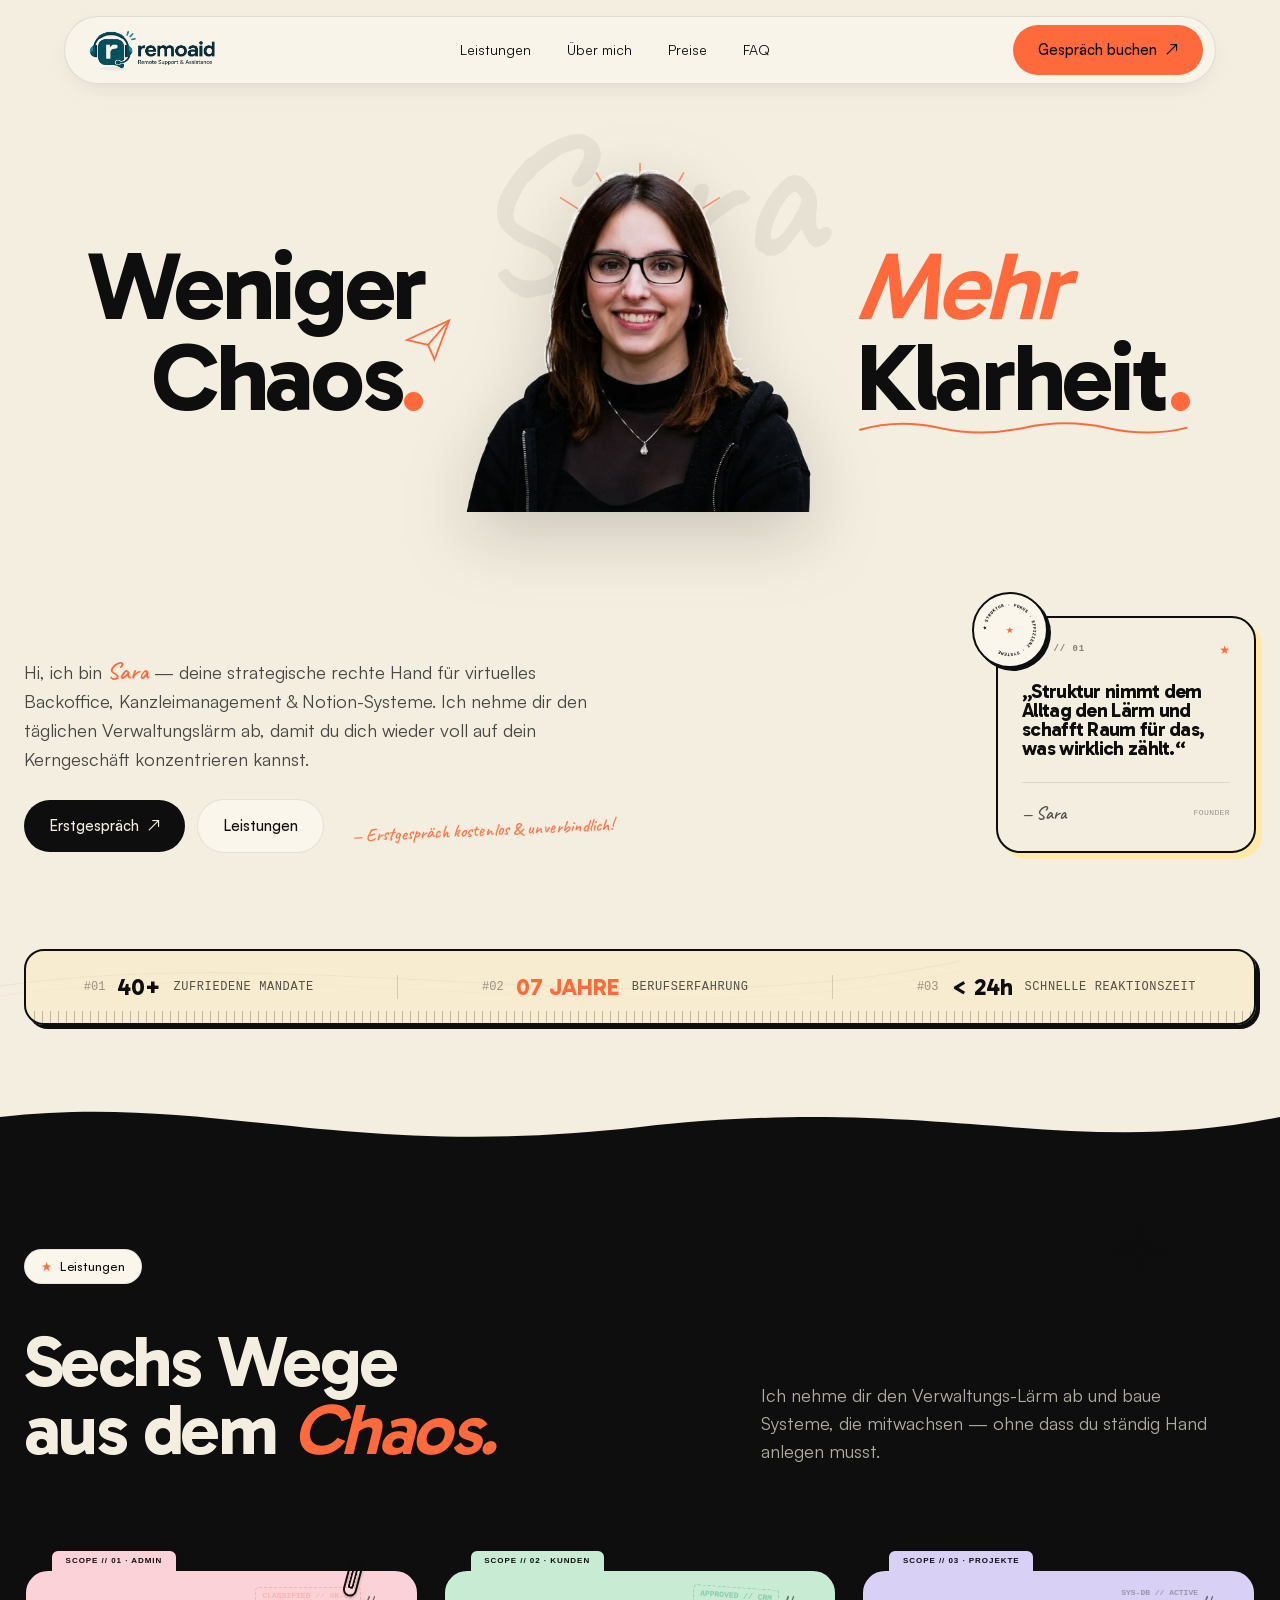
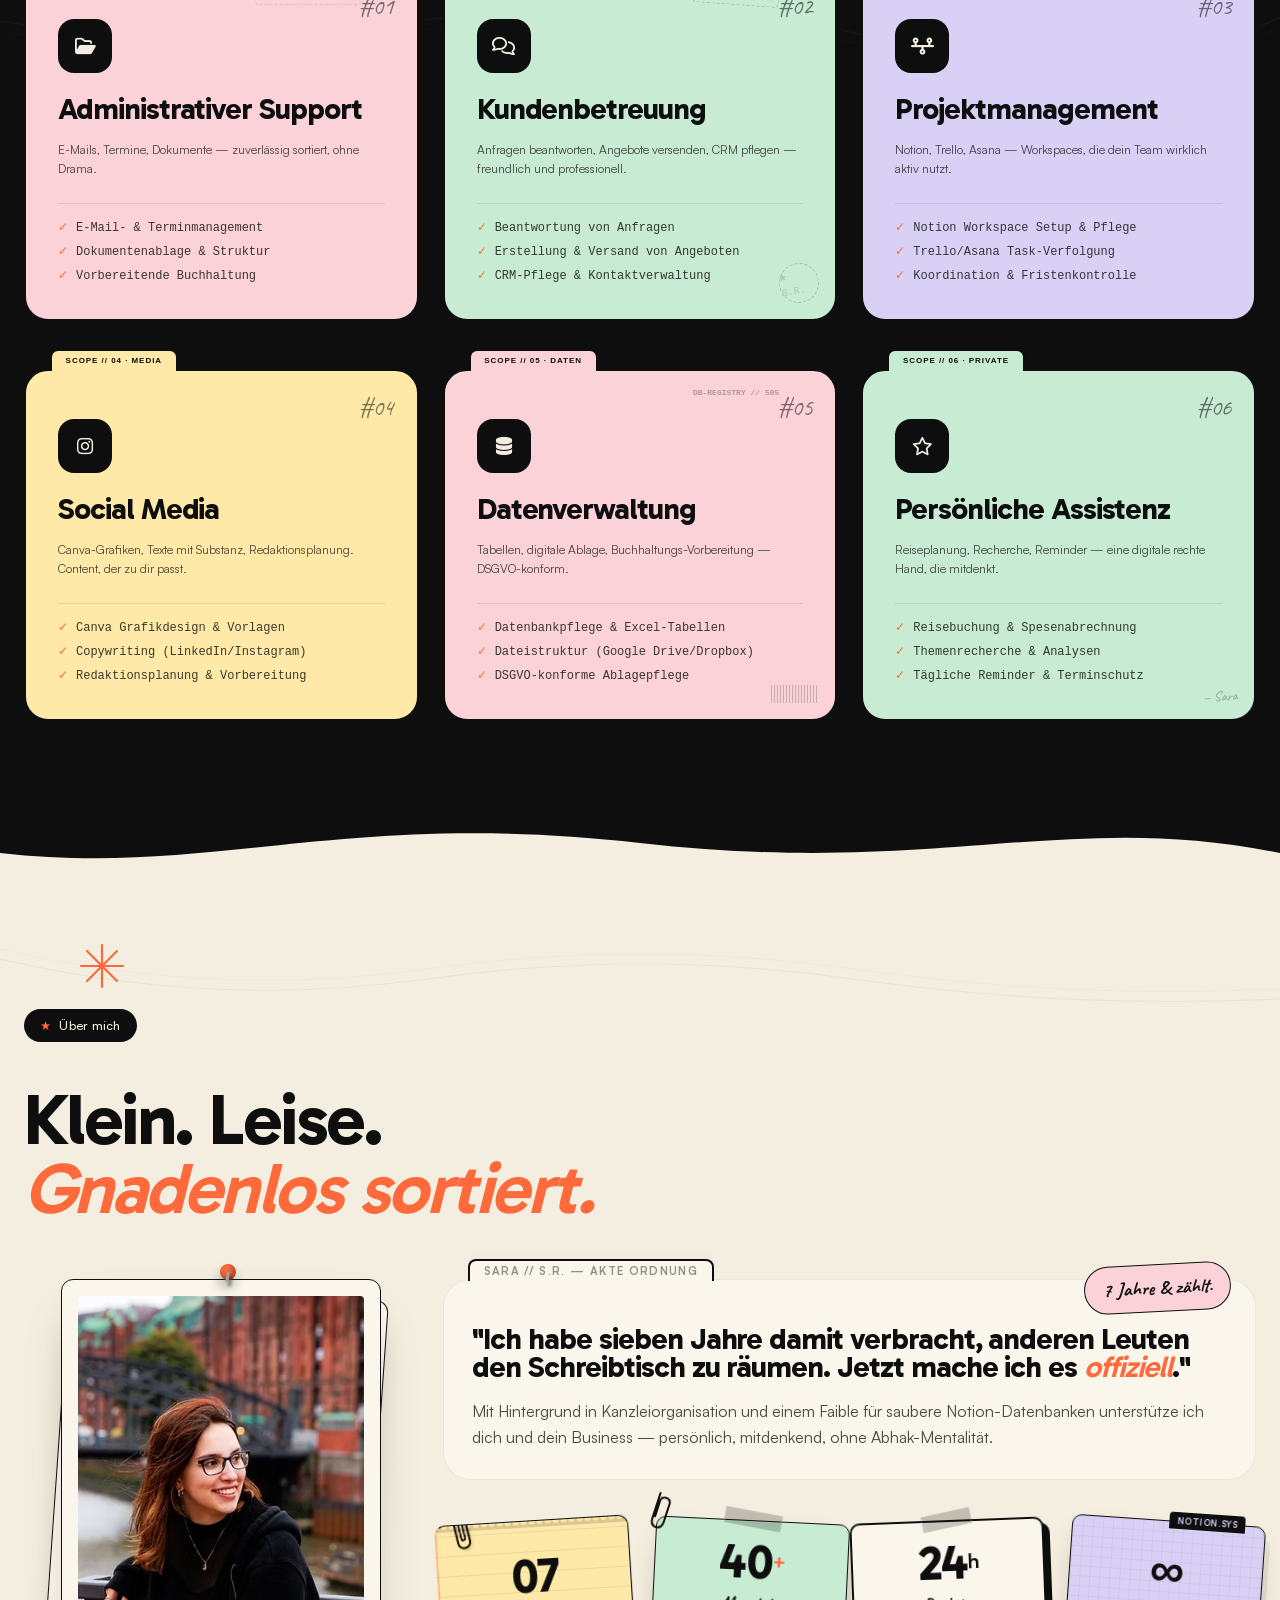
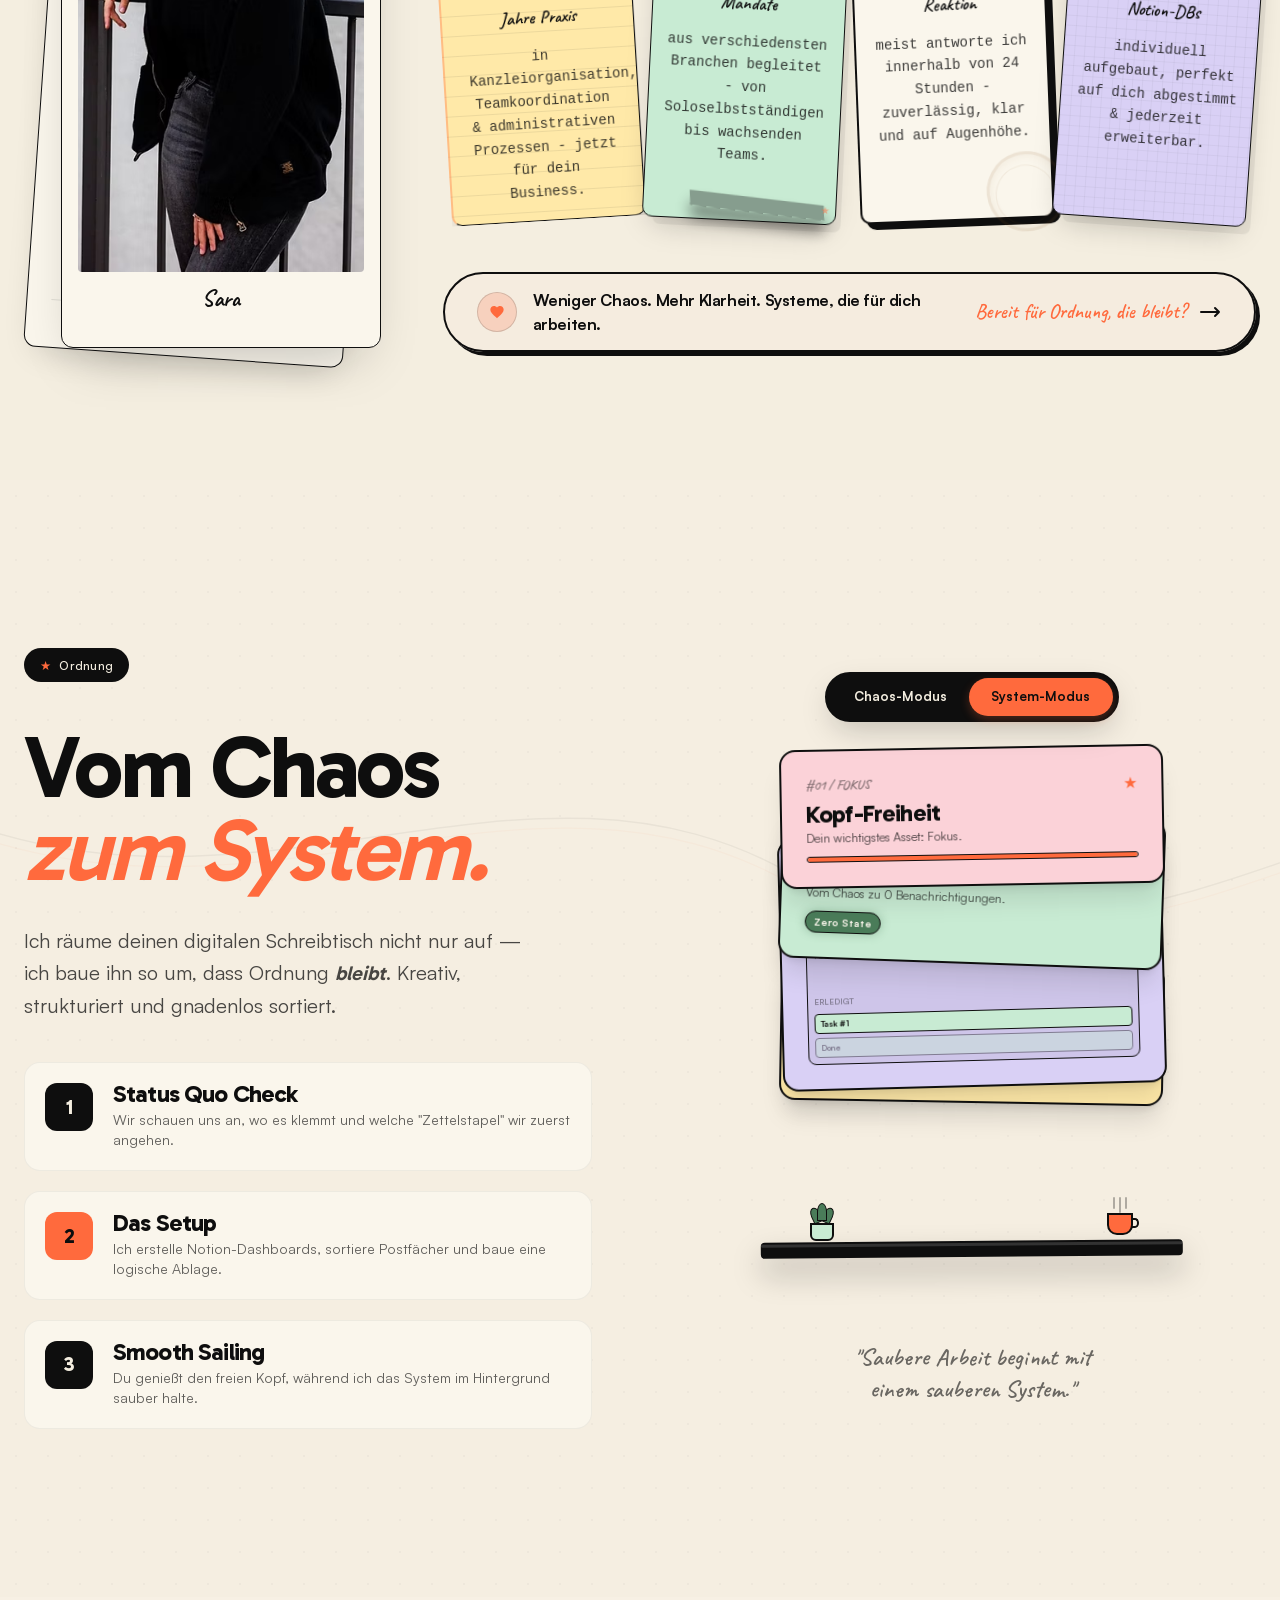
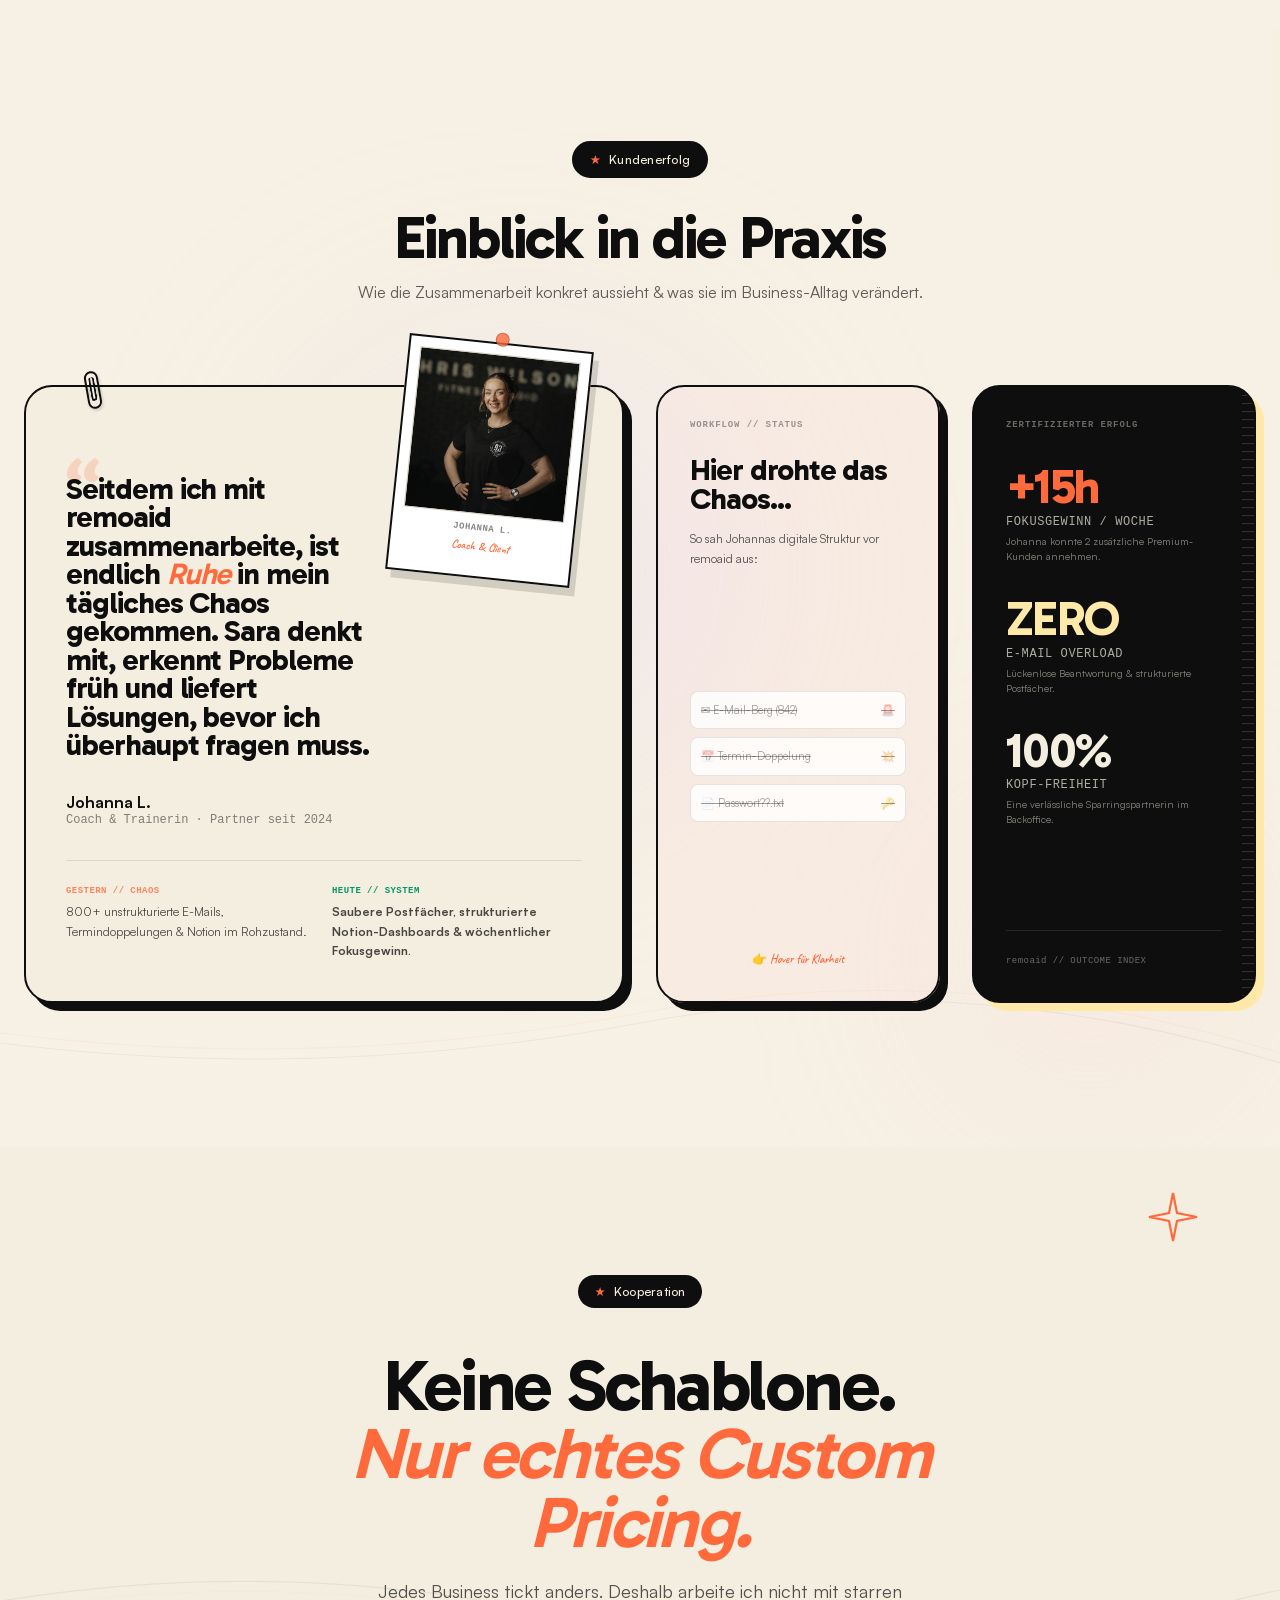
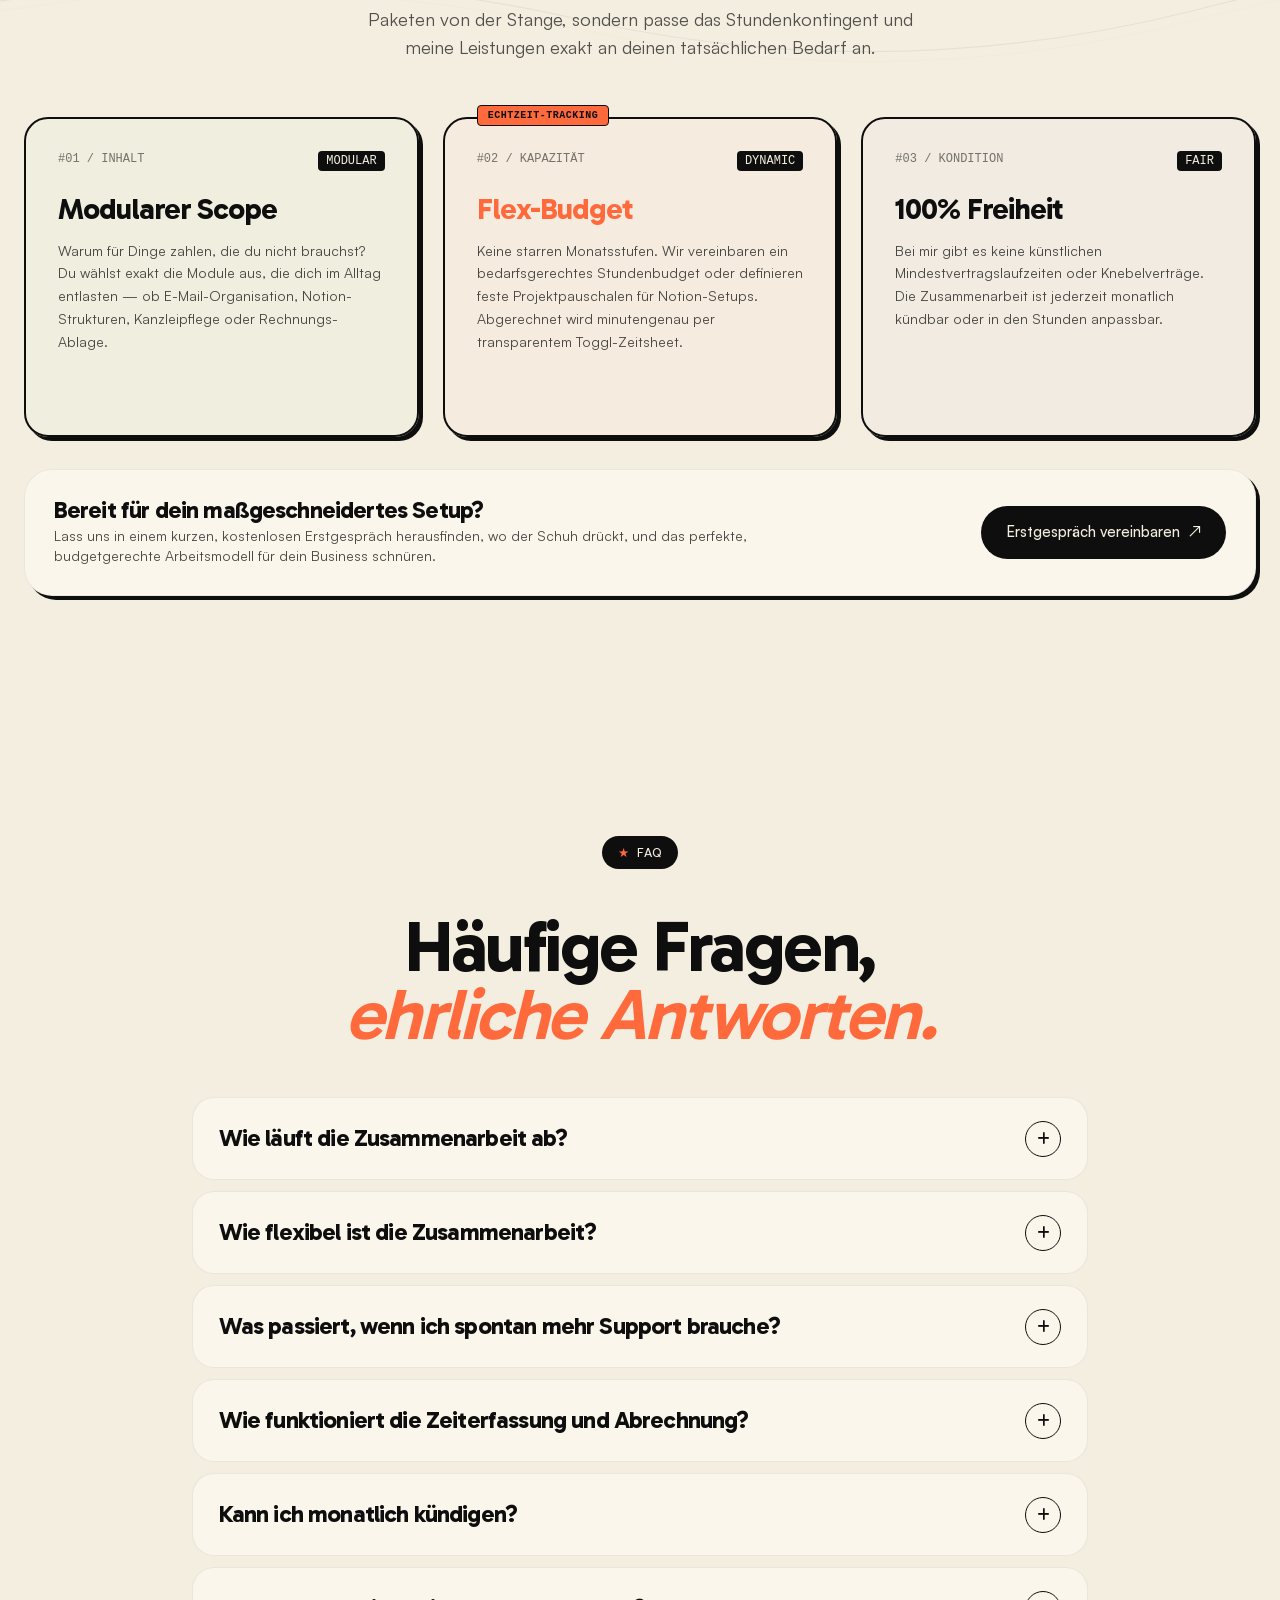
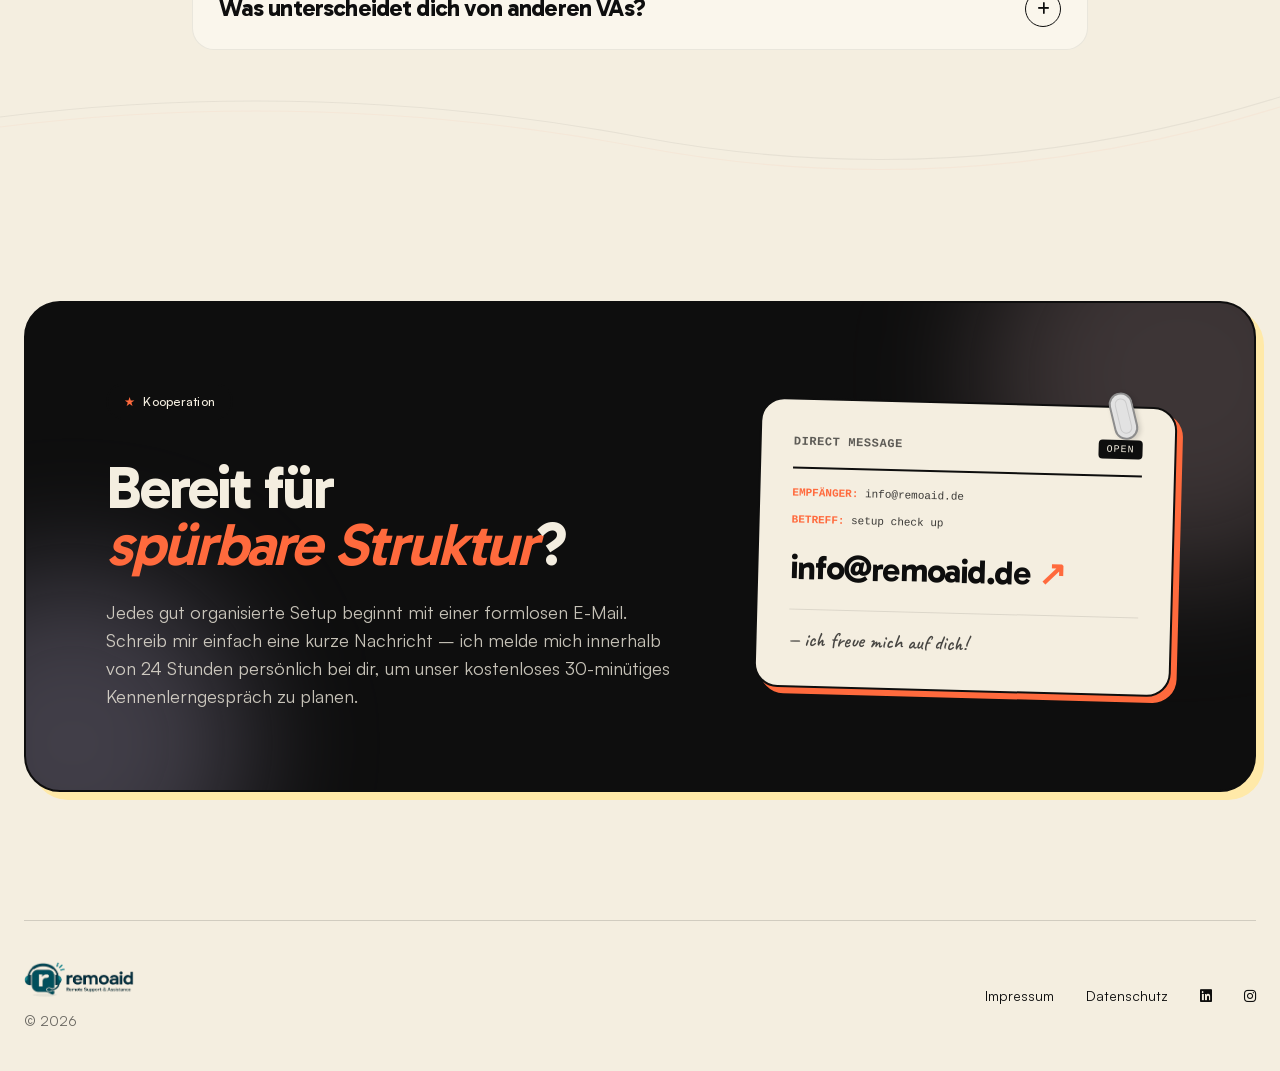
<file: index.html>
<!DOCTYPE html>
<html lang="de" class="scroll-smooth">

<head>
    <meta charset="UTF-8">
    <meta name="viewport" content="width=device-width, initial-scale=1.0">
    <title>remoaid — Virtuelle Assistenz, die mitdenkt</title>
    <meta name="description" content="remoaid — virtuelle Assistenz, die mitdenkt. Ich übernehme Backoffice, Kanzleimanagement &amp; Notion-Systeme, damit du dich voll aufs Kerngeschäft konzentrierst.">
    <meta name="author" content="Sara Roksandic">
    <link rel="canonical" href="https://www.remoaid.de/">
    <meta name="robots" content="index, follow, max-image-preview:large, max-snippet:-1, max-video-preview:-1">
    <meta name="theme-color" content="#F4EEE0">

    <!-- Open Graph -->
    <meta property="og:type" content="website">
    <meta property="og:site_name" content="remoaid">
    <meta property="og:title" content="remoaid — Virtuelle Assistenz, die mitdenkt">
    <meta property="og:description" content="Ich übernehme Backoffice, Kanzleimanagement &amp; Notion-Systeme, damit du dich voll aufs Kerngeschäft konzentrierst.">
    <meta property="og:url" content="https://www.remoaid.de/">
    <meta property="og:locale" content="de_DE">
    <meta property="og:image" content="https://www.remoaid.de/assets/sara-main-new.png">
    <meta property="og:image:width" content="1024">
    <meta property="og:image:height" content="1024">
    <meta property="og:image:alt" content="Sara — Gründerin von remoaid">

    <!-- Twitter -->
    <meta name="twitter:card" content="summary_large_image">
    <meta name="twitter:title" content="remoaid — Virtuelle Assistenz, die mitdenkt">
    <meta name="twitter:description" content="Ich übernehme Backoffice, Kanzleimanagement &amp; Notion-Systeme, damit du dich voll aufs Kerngeschäft konzentrierst.">
    <meta name="twitter:image" content="https://www.remoaid.de/assets/sara-main-new.png">
    <meta name="twitter:image:alt" content="Sara — Gründerin von remoaid">

    <link rel="icon" href="assets/favicon.png" type="image/svg+xml">

    <link rel="stylesheet" href="assets/fa/css/all.min.css">
    <link rel="stylesheet" href="assets/tailwind.css">

    <style>
        @font-face {
            font-family: 'Satoshi';
            src: url('assets/fonts/satoshi-300.woff2') format('woff2');
            font-weight: 300;
            font-style: normal;
            font-display: swap;
        }
        @font-face {
            font-family: 'Satoshi';
            src: url('assets/fonts/satoshi-400.woff2') format('woff2');
            font-weight: 400;
            font-style: normal;
            font-display: swap;
        }
        @font-face {
            font-family: 'Satoshi';
            src: url('assets/fonts/satoshi-500.woff2') format('woff2');
            font-weight: 500;
            font-style: normal;
            font-display: swap;
        }
        @font-face {
            font-family: 'Satoshi';
            src: url('assets/fonts/satoshi-700.woff2') format('woff2');
            font-weight: 700;
            font-style: normal;
            font-display: swap;
        }
        @font-face {
            font-family: 'Gabarito';
            src: url('assets/fonts/gabarito.woff2') format('woff2-variations');
            font-weight: 400 900;
            font-style: normal;
            font-display: swap;
        }
        @font-face {
            font-family: 'Caveat';
            src: url('assets/fonts/caveat.woff2') format('woff2-variations');
            font-weight: 400 700;
            font-style: normal;
            font-display: swap;
        }

        html,
        body {
            background: #F4EEE0;
            color: #0E0E0E;
            -webkit-font-smoothing: antialiased;
        }

        body {
            font-family: 'Satoshi', system-ui, sans-serif;
            font-weight: 400;
        }

        ::selection {
            background: #FF6A3D;
            color: #FAF6EC;
        }

        .display {
            font-family: 'Gabarito', sans-serif;
            font-weight: 700;
            line-height: 0.95;
            letter-spacing: -0.035em;
        }

        .italic-pop {
            font-family: 'Gabarito', sans-serif;
            font-style: italic;
            font-weight: 600;
        }

        .hand {
            font-family: 'Caveat', cursive;
            font-weight: 600;
        }

        .tag {
            display: inline-flex;
            align-items: center;
            gap: 0.5rem;
            padding: 0.45rem 1rem;
            background: #0E0E0E;
            color: #F4EEE0;
            border-radius: 999px;
            font-size: 0.78rem;
            font-weight: 500;
            letter-spacing: 0.02em;
        }

        .tag.light {
            background: #FAF6EC;
            color: #0E0E0E;
            border: 1px solid #0E0E0E15;
        }

        .tag .star {
            color: #FF6A3D;
        }

        .btn {
            display: inline-flex;
            align-items: center;
            gap: 0.6rem;
            padding: 0.95rem 1.55rem;
            border-radius: 999px;
            font-size: 0.92rem;
            font-weight: 500;
            transition: transform .35s cubic-bezier(.2, .8, .2, 1), background .25s ease, color .25s ease;
            white-space: nowrap;
        }

        .btn-dark {
            background: #0E0E0E;
            color: #F4EEE0;
        }

        .btn-dark:hover {
            background: #FF6A3D;
            color: #0E0E0E;
        }

        .btn-coral {
            background: #FF6A3D;
            color: #0E0E0E;
        }

        .btn-coral:hover {
            background: #0E0E0E;
            color: #F4EEE0;
        }

        .btn-light {
            background: #FAF6EC;
            color: #0E0E0E;
            border: 1px solid #0E0E0E18;
        }

        .btn-light:hover {
            background: #0E0E0E;
            color: #F4EEE0;
            border-color: #0E0E0E;
        }

        .btn .arrow {
            transition: transform .35s cubic-bezier(.2, .8, .2, 1);
            display: inline-block;
        }

        .btn:hover .arrow {
            transform: translate(2px, -2px);
        }

        .doodle {
            position: absolute;
            pointer-events: none;
        }

        .doodle path,
        .doodle line,
        .doodle circle {
            stroke: #0E0E0E;
            stroke-width: 2.2;
            stroke-linecap: round;
            fill: none;
        }

        .doodle.coral path,
        .doodle.coral line,
        .doodle.coral circle {
            stroke: #FF6A3D;
        }

        .reveal {
            opacity: 0;
            transform: translateY(28px);
            transition: opacity 1s cubic-bezier(.2, .8, .2, 1), transform 1s cubic-bezier(.2, .8, .2, 1);
        }

        .reveal.in {
            opacity: 1;
            transform: none;
        }

        .reveal-stagger>* {
            opacity: 0;
            transform: translateY(20px);
            transition: opacity .85s cubic-bezier(.2, .8, .2, 1), transform .85s cubic-bezier(.2, .8, .2, 1);
        }

        .reveal-stagger.in>* {
            opacity: 1;
            transform: none;
        }

        .reveal-stagger.in>*:nth-child(1) {
            transition-delay: 0.05s;
        }

        .reveal-stagger.in>*:nth-child(2) {
            transition-delay: 0.13s;
        }

        .reveal-stagger.in>*:nth-child(3) {
            transition-delay: 0.21s;
        }

        .reveal-stagger.in>*:nth-child(4) {
            transition-delay: 0.29s;
        }

        .reveal-stagger.in>*:nth-child(5) {
            transition-delay: 0.37s;
        }

        .reveal-stagger.in>*:nth-child(6) {
            transition-delay: 0.45s;
        }

        .svc-pink {
            background: #FBD2D8;
        }

        .svc-mint {
            background: #C8EBD3;
        }

        .svc-lilac {
            background: #D9D0F5;
        }

        .svc-butter {
            background: #FFE9A8;
        }

        .svc-icon {
            width: 54px;
            height: 54px;
            border-radius: 16px;
            background: #0E0E0E;
            color: #F4EEE0;
            display: flex;
            align-items: center;
            justify-content: center;
            font-size: 1.15rem;
            margin-bottom: 1.4rem;
        }

        .svc-num {
            position: absolute;
            top: 1.1rem;
            right: 1.4rem;
            font-family: 'Caveat', cursive;
            font-size: 1.5rem;
            color: #0E0E0E;
            opacity: .55;
        }

        .float-anim-2 {
            animation: float2 8s ease-in-out infinite;
        }

        @keyframes float2 {

            0%,
            100% {
                transform: translateY(0) rotate(2deg);
            }

            50% {
                transform: translateY(-10px) rotate(4deg);
            }
        }

        .sticky-note {
            display: inline-block;
            padding: 0.55rem 1.1rem;
            background: #FBD2D8;
            border-radius: 999px;
            font-family: 'Caveat', cursive;
            font-weight: 700;
            font-size: 1.2rem;
            transform: rotate(-3deg);
            border: 1.5px solid #0E0E0E;
        }

        .brand-stamp {
            position: absolute;
            width: 76px;
            height: 76px;
            background: #FAF6EC;
            border: 2px solid #0E0E0E;
            border-radius: 50%;
            display: flex;
            align-items: center;
            justify-content: center;
            box-shadow: 3px 3px 0 #0E0E0E;
            z-index: 25;
            animation: rotateStamp 18s linear infinite;
        }

        .brand-stamp svg {
            width: 88%;
            height: 88%;
        }

        @keyframes rotateStamp {
            from {
                transform: rotate(0deg);
            }

            to {
                transform: rotate(360deg);
            }
        }

        .bento {
            background: #FAF6EC;
            border-radius: 28px;
            padding: 1.8rem;
            border: 1px solid #0E0E0E10;
        }

        .stat-note {
            position: relative;
            padding: 1.1rem 0.9rem 1rem;
            border: 1.5px solid #0E0E0E;
            border-radius: 10px;
            text-align: center;
            box-shadow: 8px 10px 0 -3px rgba(14, 14, 14, 0.06), 0 14px 30px -12px rgba(14, 14, 14, 0.28);
            transition: transform .35s cubic-bezier(.2, .8, .2, 1);
        }

        .stat-note:hover {
            transform: rotate(0deg) translateY(-4px) !important;
        }

        .stat-note .tape {
            position: absolute;
            top: -10px;
            left: 50%;
            width: 58px;
            height: 16px;
            background: rgba(14, 14, 14, 0.22);
            transform: translateX(-50%) rotate(var(--tape-rot, 0deg));
            border-left: 1px dashed rgba(255, 255, 255, 0.35);
            border-right: 1px dashed rgba(255, 255, 255, 0.35);
        }

        .segmented-control {
            display: inline-flex;
            background: #0E0E0E;
            padding: 4px;
            border-radius: 99px;
            border: 2.2px solid #0E0E0E;
            box-shadow: 0 12px 32px -8px rgba(14, 14, 14, 0.25);
            margin-bottom: 2.2rem;
            position: relative;
            z-index: 20;
        }

        .segmented-btn {
            padding: 0.55rem 1.4rem;
            border-radius: 99px;
            font-size: 0.82rem;
            font-weight: 700;
            color: #F4EEE0;
            transition: all 0.4s cubic-bezier(0.2, 0.8, 0.2, 1);
            cursor: pointer;
            border: none;
            background: transparent;
            outline: none;
        }

        .segmented-btn.active {
            background: #FF6A3D;
            
            color: #0E0E0E;
            box-shadow: 0 4px 10px rgba(255, 106, 61, 0.25);
        }

        .sorting-area {
            perspective: 1200px;
            min-height: 520px;
            position: relative;
            width: 100%;
            display: flex;
            align-items: center;
            justify-content: center;
            overflow: visible;
        }

        .sorting-card {
            transition: all 1.3s cubic-bezier(0.25, 1, 0.25, 1.05);
            transform-origin: center center;
            will-change: transform, opacity, filter;
            z-index: 10;
        }

        .shelf-line {
            position: absolute;
            bottom: 20px;
            left: 50%;
            width: 110%;
            height: 16px;
            background: #0E0E0E;
            
            transform: translateX(-50%) rotate(-0.5deg);
            border-radius: 4px;
            box-shadow: 0 15px 30px rgba(14, 14, 14, 0.25);
            z-index: 5;
        }

        .shelf-line::after {
            content: '';
            position: absolute;
            top: 2px;
            left: 0;
            right: 0;
            height: 3px;
            background: rgba(255, 255, 255, 0.15);
            
            border-radius: 4px;
        }

        .desk-accessory {
            position: absolute;
            bottom: 36px;
            z-index: 15;
            transition: transform 0.5s cubic-bezier(0.2, 0.8, 0.2, 1);
        }

        .desk-accessory:hover {
            transform: scale(1.12) translateY(-3px);
        }

        .coffee-cup-container {
            right: 25px;
            width: 32px;
            height: 28px;
        }

        .coffee-mug {
            width: 26px;
            height: 22px;
            background: #FF6A3D;
            
            border: 2px solid #0E0E0E;
            border-radius: 0 0 10px 10px;
            position: relative;
        }

        .coffee-mug::after {
            content: '';
            position: absolute;
            top: 3px;
            right: -8px;
            width: 8px;
            height: 10px;
            border: 2px solid #0E0E0E;
            border-left: none;
            border-radius: 0 50% 50% 0;
        }

        .steam-waves {
            position: absolute;
            top: -16px;
            left: 6px;
            display: flex;
            gap: 4px;
        }

        .steam-line {
            width: 2px;
            height: 12px;
            background: rgba(14, 14, 14, 0.3);
            border-radius: 99px;
            animation: riseSteam 2.2s infinite ease-in-out;
        }

        .steam-line:nth-child(2) {
            animation-delay: 0.4s;
            height: 16px;
            top: -4px;
        }

        .steam-line:nth-child(3) {
            animation-delay: 0.8s;
        }

        @keyframes riseSteam {
            0% {
                transform: translateY(2px) scaleY(0.6);
                opacity: 0;
            }

            50% {
                transform: translateY(-4px) scaleY(1) rotate(5deg);
                opacity: 0.6;
            }

            100% {
                transform: translateY(-10px) scaleY(0.5);
                opacity: 0;
            }
        }

        .succulent-container {
            left: 25px;
            width: 34px;
            height: 40px;
        }

        .succulent-pot {
            width: 24px;
            height: 18px;
            background: #C8EBD3;
            
            border: 2px solid #0E0E0E;
            border-radius: 0 0 6px 6px;
            margin: 0 auto;
            position: relative;
            top: 22px;
        }

        .succulent-plant {
            position: absolute;
            bottom: 14px;
            left: 50%;
            transform: translateX(-50%);
            width: 28px;
            height: 24px;
            display: flex;
            justify-content: center;
        }

        .succulent-leaf {
            position: absolute;
            width: 10px;
            height: 16px;
            background: #4A7C59;
            border: 1.5px solid #0E0E0E;
            border-radius: 50% 50% 0 0;
            transform-origin: bottom center;
        }

        .succulent-leaf:nth-child(1) {
            transform: rotate(-25deg) translate(-4px, 2px);
        }

        .succulent-leaf:nth-child(2) {
            transform: rotate(0deg) translate(0, 0);
            height: 18px;
            z-index: 2;
        }

        .succulent-leaf:nth-child(3) {
            transform: rotate(25deg) translate(4px, 2px);
        }

        .clutter-item {
            position: absolute;
            padding: 0.45rem 0.9rem;
            border: 2px solid #0E0E0E;
            border-radius: 10px;
            font-size: 0.72rem;
            font-weight: 700;
            box-shadow: 4px 4px 0 #0E0E0E;
            transition: all 1.2s cubic-bezier(0.2, 0.8, 0.2, 1.15);
            z-index: 12;
            pointer-events: none;
            opacity: 0;
            transform: scale(0.4) rotate(0deg);
        }

        .clutter-item.clutter-pink {
            background: #FBD2D8;
        }

        .clutter-item.clutter-butter {
            background: #FFE9A8;
        }

        .clutter-item.clutter-lilac {
            background: #D9D0F5;
        }

        .clutter-item.clutter-mint {
            background: #C8EBD3;
        }

        .clutter-item.clutter-red {
            background: #FF6A3D;
            color: #FAF6EC;
        }

        .chaos-active .clutter-item {
            opacity: 1;
            transform: scale(1) rotate(var(--rot, 0deg));
        }

        .chaos-active .c-item-1 {
            top: 8%;
            left: 6%;
            --rot: -12deg;
            animation: floatClutter1 6s infinite ease-in-out;
        }

        .chaos-active .c-item-2 {
            top: 22%;
            right: 4%;
            --rot: 14deg;
            animation: floatClutter2 7s infinite ease-in-out;
        }

        .chaos-active .c-item-3 {
            bottom: 35%;
            left: 2%;
            --rot: -8deg;
            animation: floatClutter1 8s infinite ease-in-out 1s;
        }

        .chaos-active .c-item-4 {
            top: 44%;
            right: 8%;
            --rot: 6deg;
            animation: floatClutter2 6s infinite ease-in-out 0.5s;
        }

        .chaos-active .c-item-5 {
            top: 12%;
            right: 36%;
            --rot: 18deg;
            animation: floatClutter1 7s infinite ease-in-out 0.8s;
        }

        .chaos-active .c-item-6 {
            bottom: 25%;
            right: 5%;
            --rot: -5deg;
            animation: floatClutter2 8s infinite ease-in-out 0.3s;
        }

        @keyframes floatClutter1 {

            0%,
            100% {
                transform: scale(1) rotate(var(--rot)) translateY(0px);
            }

            50% {
                transform: scale(1) rotate(calc(var(--rot) + 4deg)) translateY(-8px);
            }
        }

        @keyframes floatClutter2 {

            0%,
            100% {
                transform: scale(1) rotate(var(--rot)) translateY(0px);
            }

            50% {
                transform: scale(1) rotate(calc(var(--rot) - 5deg)) translateY(-10px);
            }
        }

        .chaos-active .sorting-card {
            opacity: 0.28;
            filter: blur(4px);
            z-index: 1;
        }

        .chaos-active .item-4 {
            transform: translate(-140px, -180px) rotate(-28deg) scale(0.72);
        }

        .chaos-active .item-3 {
            transform: translate(130px, -210px) rotate(32deg) scale(0.76);
        }

        .chaos-active .item-2 {
            transform: translate(-90px, -35px) rotate(-16deg) scale(0.7);
        }

        .chaos-active .item-1 {
            transform: translate(110px, -50px) rotate(20deg) scale(0.74);
        }

        .system-active .sorting-card {
            opacity: 1;
            filter: blur(0);
            transform: translate(0, var(--translate-y, 0px)) rotate(var(--rotate, 0deg)) scale(var(--scale, 1));
        }

        .system-active .item-4 {
            --translate-y: 16px;
            --rotate: 1deg;
            --scale: 1;
        }

        .system-active .item-3 {
            --translate-y: -56px;
            --rotate: -1.5deg;
            --scale: 1;
        }

        .system-active .item-2 {
            --translate-y: -128px;
            --rotate: 2deg;
            --scale: 1;
        }

        .system-active .item-1 {
            --translate-y: -200px;
            --rotate: -1deg;
            --scale: 1;
        }

        .system-active .sorting-card:hover {
            transition: transform 0.35s cubic-bezier(0.25, 0.8, 0.25, 1), box-shadow 0.35s ease !important;
            transform: translate(0, calc(var(--translate-y, 0px) - 10px)) rotate(0deg) scale(calc(var(--scale, 1) * 1.05)) !important;
            z-index: 30;
            box-shadow: 0 25px 45px rgba(14, 14, 14, 0.3) !important;
        }

        .progress-bar-container {
            width: 100%;
            height: 6px;
            background: rgba(14, 14, 14, 0.08);
            border-radius: 99px;
            overflow: hidden;
            margin-top: 10px;
            border: 1px solid #0E0E0E;
        }

        .progress-fill {
            height: 100%;
            width: 0%;
            background: #FF6A3D;
            
            border-radius: 99px;
            transition: width 1.2s cubic-bezier(0.2, 0.8, 0.2, 1);
        }

        .system-active .progress-fill {
            width: 100%;
            transition-delay: 0.8s;
        }

        .inbox-badge {
            display: inline-flex;
            align-items: center;
            gap: 6px;
            background: #0E0E0E;
            color: #C8EBD3;
            font-size: 0.65rem;
            padding: 2.5px 8px;
            border-radius: 99px;
            font-weight: 700;
            margin-top: 10px;
            transition: all 0.5s ease;
            opacity: 0.5;
            border: 1px solid #0E0E0E;
        }

        .system-active .inbox-badge {
            background: #4A7C59;
            color: #FAF6EC;
            opacity: 1;
            box-shadow: 0 0 10px rgba(74, 124, 89, 0.4);
            transition-delay: 0.9s;
        }

        .kanban-board {
            display: grid;
            grid-template-cols: repeat(2, minmax(0, 1fr));
            gap: 8px;
            margin-top: 12px;
            background: rgba(14, 14, 14, 0.05);
            border: 1px solid #0E0E0E;
            border-radius: 8px;
            padding: 6px;
        }

        .kanban-col {
            display: flex;
            flex-direction: column;
            gap: 4px;
        }

        .kanban-col-title {
            font-size: 0.5rem;
            text-transform: uppercase;
            font-weight: 800;
            color: #0E0E0E60;
            margin-bottom: 2px;
        }

        .kanban-task {
            background: #FAF6EC;
            border: 1px solid #0E0E0E;
            border-radius: 4px;
            padding: 3px 5px;
            font-size: 0.5rem;
            font-weight: 700;
            transition: all 0.8s cubic-bezier(0.2, 0.8, 0.2, 1);
        }

        .moving-todo {
            opacity: 1;
            transform: translateX(0);
            transition: all 0.5s cubic-bezier(0.2, 0.8, 0.2, 1);
        }

        .system-active .moving-todo {
            opacity: 0;
            transform: translateX(18px);
            transition-delay: 1.0s;
        }

        .moving-done {
            opacity: 0;
            transform: translateX(-18px);
            transition: all 0.5s cubic-bezier(0.2, 0.8, 0.2, 1);
            background: #C8EBD3 !important;
        }

        .system-active .moving-done {
            opacity: 1;
            transform: translateX(0);
            transition-delay: 1.2s;
        }

        .data-grids {
            display: flex;
            gap: 5px;
            margin-top: 10px;
        }

        .grid-block {
            flex: 1;
            height: 12px;
            border: 1px solid #0E0E0E;
            border-radius: 4px;
            background: rgba(14, 14, 14, 0.06);
            display: flex;
            align-items: center;
            justify-content: space-around;
            padding: 0 3px;
        }

        .grid-dot {
            width: 3px;
            height: 3px;
            border-radius: 50%;
            background: #0E0E0E40;
            transition: background 0.5s ease;
        }

        .system-active .grid-dot {
            background: #FF6A3D;
            
            transition-delay: 1.3s;
        }

        @media (max-width: 768px) {
            .sorting-area {
                min-height: 460px;
            }

            .system-active .item-4 {
                --translate-y: 16px;
                --rotate: 1deg;
                --scale: 0.92;
            }

            .system-active .item-3 {
                --translate-y: -42px;
                --rotate: -1.5deg;
                --scale: 0.92;
            }

            .system-active .item-2 {
                --translate-y: -100px;
                --rotate: 2deg;
                --scale: 0.92;
            }

            .system-active .item-1 {
                --translate-y: -158px;
                --rotate: -1deg;
                --scale: 0.92;
            }

            .chaos-active .item-4 {
                transform: translate(-90px, -140px) rotate(-24deg) scale(0.65);
            }

            .chaos-active .item-3 {
                transform: translate(80px, -170px) rotate(28deg) scale(0.68);
            }

            .chaos-active .item-2 {
                transform: translate(-60px, -30px) rotate(-15deg) scale(0.62);
            }

            .chaos-active .item-1 {
                transform: translate(70px, -45px) rotate(18deg) scale(0.65);
            }
        }

        
        .photo-stack {
            position: relative;
            width: 100%;
            max-width: 320px;
            margin: 0 auto;
            perspective: 1000px;
        }

        .peeking-card {
            position: absolute;
            top: 10px;
            left: -15px;
            width: 100%;
            height: 100%;
            background: #FAF6EC;
            border: 1.5px solid #0E0E0E;
            border-radius: 12px;
            box-shadow: 0 15px 35px -15px rgba(14, 14, 14, 0.2);
            transform: rotate(4deg);
            z-index: 1;
            padding: 1.5rem;
            display: flex;
            flex-direction: column;
            justify-content: space-between;
            transition: transform .6s cubic-bezier(.2, .8, .2, 1);
        }

        .photo-stack:hover .peeking-card {
            transform: translate(-15px, -20px) rotate(8deg);
        }

        .photo-stack .polaroid {
            position: relative;
            z-index: 2;
            background: #FAF6EC;
            padding: 1rem 1rem 2rem 1rem;
            border-radius: 12px;
            border: 1.5px solid #0E0E0E;
            box-shadow: 0 25px 50px -20px rgba(14, 14, 14, 0.25);
            transition: transform .6s cubic-bezier(.2, .8, .2, 1), box-shadow .6s cubic-bezier(.2, .8, .2, 1);
        }

        .photo-stack:hover .polaroid {
            transform: rotate(-1deg) translateY(-8px) scale(1.02);
            box-shadow: 0 35px 60px -25px rgba(14, 14, 14, 0.35);
        }

        .polaroid img {
            border-radius: 4px;
            display: block;
            width: 100%;
        }

        .polaroid .caption {
            font-family: 'Caveat', cursive;
            font-weight: 700;
            font-size: 1.4rem;
            text-align: center;
            margin-top: 0.6rem;
        }

        .push-pin {
            position: absolute;
            top: -16px;
            left: 52%;
            transform: translateX(-50%) rotate(8deg);
            width: 16px;
            height: 16px;
            background: #FF6A3D;
            
            border-radius: 50%;
            box-shadow: inset -3px -3px 6px rgba(0, 0, 0, 0.35), 0 8px 12px rgba(14, 14, 14, 0.3);
            z-index: 10;
        }

        .push-pin::before {
            content: '';
            position: absolute;
            top: 8px;
            left: 50%;
            transform: translateX(-50%);
            width: 2.5px;
            height: 10px;
            background: #A0A0A0;
            box-shadow: 3px 4px 3px rgba(14, 14, 14, 0.45);
        }

        .folder-tab {
            position: absolute;
            top: -21px;
            left: 24px;
            height: 22px;
            background: #FAF6EC;
            border: 2px solid #0E0E0E;
            border-bottom: none;
            border-radius: 8px 8px 0 0;
            padding: 0 14px;
            display: flex;
            align-items: center;
            font-family: 'Satoshi', sans-serif;
            font-size: 0.7rem;
            font-weight: 700;
            color: #0E0E0E70;
            letter-spacing: 0.12em;
            text-transform: uppercase;
            box-shadow: 0 -4px 10px rgba(14, 14, 14, 0.02);
            z-index: 5;
        }

        
        .card-legal-pad {
            background-color: #FFE9A8 !important;
            
            background-image: linear-gradient(rgba(14, 14, 14, 0.08) 1px, transparent 1px) !important;
            background-size: 100% 20px !important;
            background-position: 0 10px !important;
            border-left: 2px solid rgba(255, 106, 61, 0.35) !important;
            
            padding-top: 2rem !important;
            padding-left: 1.5rem !important;
            padding-right: 1.5rem !important;
            clip-path: polygon(0 0, 100% 0, 100% 100%, 0 100%);
            position: relative;
        }

        .card-legal-pad::before {
            content: '';
            position: absolute;
            top: 0;
            left: 0;
            right: 0;
            height: 6px;
            background-image: radial-gradient(circle, transparent 3px, #0E0E0E 3px);
            background-size: 8px 12px;
            background-position: center -6px;
            opacity: 0.15;
        }

        .card-post-it {
            background-color: #C8EBD3 !important;
            
            position: relative;
            transition: transform .4s cubic-bezier(.2, .8, .2, 1), box-shadow .4s cubic-bezier(.2, .8, .2, 1) !important;
        }

        .card-post-it::after {
            content: "";
            position: absolute;
            z-index: -1;
            bottom: 8px;
            right: 12px;
            width: 70%;
            height: 15px;
            background: rgba(14, 14, 14, 0.35);
            box-shadow: 0 12px 14px rgba(14, 14, 14, 0.45);
            transform: rotate(4deg) skew(8deg);
            transition: transform .4s ease, box-shadow .4s ease;
        }

        .card-post-it:hover::after {
            transform: rotate(6deg) skew(12deg) translateY(2px);
            box-shadow: 0 16px 18px rgba(14, 14, 14, 0.55);
        }

        .card-postcard {
            background-color: #FAF6EC !important;
            
            border: 2.2px solid #0E0E0E !important;
            box-shadow: 6px 6px 0px #0E0E0E !important;
            position: relative;
        }

        .coffee-stain {
            position: absolute;
            width: 80px;
            height: 80px;
            border-radius: 50%;
            border: 3.5px solid rgba(139, 90, 43, 0.12);
            
            box-shadow: inset 0 0 10px rgba(139, 90, 43, 0.08);
            bottom: -15px;
            right: -15px;
            transform: rotate(-15deg);
            pointer-events: none;
            z-index: 1;
        }

        .coffee-stain::after {
            content: '';
            position: absolute;
            top: 10px;
            left: 5px;
            width: 60px;
            height: 60px;
            border-radius: 50%;
            border: 1.5px solid rgba(139, 90, 43, 0.08);
        }

        .card-blueprint {
            background-color: #D9D0F5 !important;
            
            background-image:
                linear-gradient(rgba(14, 14, 14, 0.04) 1px, transparent 1px),
                linear-gradient(90deg, rgba(14, 14, 14, 0.04) 1px, transparent 1px) !important;
            background-size: 10px 10px !important;
            position: relative;
        }

        .blueprint-tab {
            position: absolute;
            top: -10px;
            right: 20px;
            background: #0E0E0E;
            color: #D9D0F5;
            font-size: 0.55rem;
            font-weight: 700;
            padding: 2px 8px;
            border-radius: 4px 4px 0 0;
            text-transform: uppercase;
            letter-spacing: 0.05em;
        }

        .paperclip {
            position: absolute;
            top: -14px;
            left: 18px;
            width: 14px;
            height: 38px;
            border: 2px solid #0E0E0E;
            border-radius: 10px;
            background: transparent;
            z-index: 15;
            pointer-events: none;
            transform: rotate(-10deg);
            box-shadow: 1px 2px 3px rgba(14, 14, 14, 0.15);
        }

        .paperclip::after {
            content: '';
            position: absolute;
            top: 4px;
            left: 2px;
            width: 6px;
            height: 24px;
            border: 2px solid #0E0E0E;
            border-radius: 6px;
            border-top: none;
        }

        .paperclip::before {
            content: '';
            position: absolute;
            top: 10px;
            left: 0;
            width: 10px;
            height: 16px;
            border: 2.2px solid #0E0E0E20;
            
            border-radius: 5px;
            border-bottom: none;
            z-index: -1;
        }

        .desktop-lift {
            transition: transform .4s cubic-bezier(.2, .8, .2, 1), box-shadow .4s cubic-bezier(.2, .8, .2, 1), border-color .3s ease !important;
            will-change: transform, box-shadow;
        }

        .desktop-lift:hover {
            transform: translateY(-8px) rotate(0deg) scale(1.03) !important;
            box-shadow: 0 20px 35px -10px rgba(14, 14, 14, 0.28) !important;
            z-index: 10;
        }

        
        .faq {
            background: #FAF6EC;
            border: 1px solid #0E0E0E12;
            border-radius: 22px;
            margin-bottom: 0.7rem;
            overflow: hidden;
            transition: background .3s ease;
        }

        .faq.open {
            background: #FBD2D8;
        }

        .faq-q {
            width: 100%;
            padding: 1.4rem 1.6rem;
            display: flex;
            justify-content: space-between;
            align-items: center;
            gap: 1.5rem;
            cursor: pointer;
            text-align: left;
        }

        .faq-a {
            max-height: 0;
            overflow: hidden;
            transition: max-height .5s cubic-bezier(.2, .8, .2, 1);
        }

        .faq.open .faq-a {
            max-height: 360px;
        }

        .faq.open .faq-icon {
            transform: rotate(45deg);
            background: #0E0E0E;
            color: #FBD2D8;
        }

        .faq-icon {
            width: 36px;
            height: 36px;
            border-radius: 50%;
            border: 1.5px solid #0E0E0E;
            display: inline-flex;
            align-items: center;
            justify-content: center;
            flex-shrink: 0;
            transition: all .35s ease;
            background: transparent;
        }

        /* Subtle Background Wave Animations */
        .subtle-bg-wave {
            position: absolute;
            left: 0;
            width: 100%;
            pointer-events: none;
            z-index: 0;
            overflow: visible;
        }

        .subtle-bg-wave path {
            animation: slowWaveMove 16s ease-in-out infinite alternate;
            transform-origin: center center;
        }

        .subtle-bg-wave path:nth-child(2) {
            animation-delay: -6s;
            animation-duration: 22s;
        }

        @keyframes slowWaveMove {
            0% {
                transform: translateY(-2px) scaleY(0.98) rotate(-0.5deg);
            }
            100% {
                transform: translateY(2px) scaleY(1.02) rotate(0.5deg);
            }
        }

    </style>

    <script type="application/ld+json">
    {
      "@context": "https://schema.org",
      "@graph": [
        {
          "@type": "Organization",
          "@id": "https://www.remoaid.de/#organization",
          "name": "remoaid",
          "legalName": "Remoaid – Schotters, Roksandic & Feuchter GbR",
          "url": "https://www.remoaid.de/",
          "email": "info@remoaid.de",
          "description": "Virtuelle Assistenz für Backoffice, Kanzleimanagement und Notion-Systeme — Sara nimmt dir den Verwaltungslärm ab, damit du dich aufs Kerngeschäft konzentrieren kannst.",
          "logo": {
            "@type": "ImageObject",
            "url": "https://www.remoaid.de/remoaid-new.webp"
          },
          "image": "https://www.remoaid.de/assets/sara-main-new.png",
          "founder": {
            "@type": "Person",
            "name": "Sara Roksandic"
          },
          "address": {
            "@type": "PostalAddress",
            "streetAddress": "Salinenstraße 4",
            "postalCode": "78073",
            "addressLocality": "Bad Dürrheim",
            "addressCountry": "DE"
          },
          "areaServed": {
            "@type": "Country",
            "name": "Deutschland"
          },
          "knowsAbout": [
            "Virtuelle Assistenz",
            "Backoffice",
            "Kanzleimanagement",
            "Notion-Systeme",
            "Projektmanagement",
            "Social Media",
            "Datenverwaltung"
          ],
          "makesOffer": {
            "@type": "OfferCatalog",
            "name": "Leistungen",
            "itemListElement": [
              { "@type": "Offer", "itemOffered": { "@type": "Service", "name": "Administrativer Support", "description": "E-Mails, Termine, Dokumente — zuverlässig sortiert." } },
              { "@type": "Offer", "itemOffered": { "@type": "Service", "name": "Kundenbetreuung" } },
              { "@type": "Offer", "itemOffered": { "@type": "Service", "name": "Projektmanagement" } },
              { "@type": "Offer", "itemOffered": { "@type": "Service", "name": "Social Media" } },
              { "@type": "Offer", "itemOffered": { "@type": "Service", "name": "Datenverwaltung" } },
              { "@type": "Offer", "itemOffered": { "@type": "Service", "name": "Persönliche Assistenz" } }
            ]
          }
        },
        {
          "@type": "WebSite",
          "@id": "https://www.remoaid.de/#website",
          "url": "https://www.remoaid.de/",
          "name": "remoaid",
          "inLanguage": "de-DE",
          "publisher": { "@id": "https://www.remoaid.de/#organization" }
        },
        {
          "@type": "FAQPage",
          "@id": "https://www.remoaid.de/#faq",
          "inLanguage": "de-DE",
          "mainEntity": [
            {
              "@type": "Question",
              "name": "Wie läuft die Zusammenarbeit ab?",
              "acceptedAnswer": { "@type": "Answer", "text": "Nach dem kostenlosen Kennenlerngespräch kläre ich mit dir, welches Modell am besten zu deinem Bedarf passt. Du erhältst ein individuelles Angebot, eine Vereinbarung und einen Starttermin. Die Zusammenarbeit läuft ortsunabhängig." }
            },
            {
              "@type": "Question",
              "name": "Wie flexibel ist die Zusammenarbeit?",
              "acceptedAnswer": { "@type": "Answer", "text": "Extrem flexibel! Da jede Zusammenarbeit maßgeschneidert vereinbart wird, passen wir Stundenkontingente oder Projektvolumen ganz einfach an dein aktuelles Business-Wachstum an. Nicht genutzte Stunden verfallen nicht ungenutzt am Monatsende." }
            },
            {
              "@type": "Question",
              "name": "Was passiert, wenn ich spontan mehr Support brauche?",
              "acceptedAnswer": { "@type": "Answer", "text": "Gar kein Problem! Wenn in einem Monat mal mehr Arbeit ansteht oder ein größeres Projekt gestartet wird, können wir das Kontingent nach Absprache flexibel aufstocken. Ich informiere dich immer transparent über deinen aktuellen Stand." }
            },
            {
              "@type": "Question",
              "name": "Wie funktioniert die Zeiterfassung und Abrechnung?",
              "acceptedAnswer": { "@type": "Answer", "text": "Ich erfasse meine Arbeitszeit minutengenau (per Toggl). Am Monatsende erhältst du eine transparente Aufstellung aller erbrachten Leistungen zusammen mit deiner Rechnung. So zahlst du nur für die Zeit, die auch wirklich produktiv genutzt wurde." }
            },
            {
              "@type": "Question",
              "name": "Kann ich monatlich kündigen?",
              "acceptedAnswer": { "@type": "Answer", "text": "Ja. Keine Mindestlaufzeit — du kannst jederzeit zum Monatsende kündigen oder pausieren." }
            },
            {
              "@type": "Question",
              "name": "Was unterscheidet dich von anderen VAs?",
              "acceptedAnswer": { "@type": "Answer", "text": "Ich bringe Struktur, Klarheit und echtes Mitdenken. Mit mehrjähriger Büro-Erfahrung, juristischem Background und digitalem Know-how bekommst du keine 08/15-Assistenz, sondern einen Sparringspartner auf Augenhöhe." }
            }
          ]
        }
      ]
    }
    </script>
</head>

<body class="overflow-x-hidden">

    <nav class="fixed top-4 left-1/2 -translate-x-1/2 z-50 w-[calc(100%-2rem)] max-w-6xl">
        <div
            class="bg-soft/85 backdrop-blur-xl border border-ink/10 rounded-full px-3 py-2 flex items-center justify-between shadow-[0_8px_30px_-15px_rgba(14,14,14,0.18)]">
            <a href="#" class="pl-3 flex items-center gap-2">
                <img src="remoaid-new.webp" alt="remoaid" class="h-auto w-32">
            </a>
            <div class="hidden md:flex items-center gap-1 text-sm">
                <a href="#leistungen" class="px-4 py-2 rounded-full hover:bg-ink/5 transition">Leistungen</a>
                <a href="#ueber-mich" class="px-4 py-2 rounded-full hover:bg-ink/5 transition">Über mich</a>
                <a href="#preise" class="px-4 py-2 rounded-full hover:bg-ink/5 transition">Preise</a>
                <a href="#faq" class="px-4 py-2 rounded-full hover:bg-ink/5 transition">FAQ</a>
            </div>
            <a href="#kontakt" class="btn btn-coral text-xs md:text-sm">
                <span>Gespräch buchen</span><span class="arrow">↗</span>
            </a>
        </div>
    </nav>

    <section class="relative pt-24 lg:pt-32 pb-12 lg:pb-16 overflow-hidden">
        <div class="max-w-7xl mx-auto px-6 relative z-10">

            
            <div class="grid grid-cols-1 lg:grid-cols-12 gap-y-6 lg:gap-x-4 items-center">

                <div class="lg:col-span-4 order-1 text-center lg:text-right reveal relative">
                    <h1
                        class="display text-[16vw] sm:text-[12vw] lg:text-[5rem] xl:text-[6rem] 2xl:text-[7rem] leading-[0.92]">
                        <span class="block">Weniger</span>
                        <span class="inline-block relative">
                            Chaos<span class="text-coral">.</span>
                            
                            <svg class="doodle coral hidden lg:block" style="top:-18px; right:-30px;" width="52"
                                height="52" viewBox="0 0 64 64" aria-hidden="true">
                                <path d="M6 32 L58 8 L40 56 L32 38 Z" />
                                <path d="M32 38 L58 8" />
                            </svg>
                        </span>
                    </h1>
                </div>

                <div class="lg:col-span-4 order-2 relative reveal flex justify-center py-6">
                    <div
                        class="relative w-full max-w-[280px] sm:max-w-xs lg:max-w-none flex items-center justify-center">

                        <div class="hand absolute pointer-events-none select-none hidden lg:block" aria-hidden="true"
                            style="top: -8%; left: 50%; transform: translateX(-50%) rotate(-6deg); font-size: 13rem; line-height: 0.78; color: rgba(14,14,14,0.06); z-index: 0; white-space: nowrap;">
                            Sara
                        </div>

                        <svg class="absolute pointer-events-none"
                            style="top: 2%; left: 50%; transform: translateX(-50%); z-index: 0;" width="260"
                            height="140" viewBox="0 0 320 180" aria-hidden="true">
                            <g stroke="#FF6A3D" stroke-width="2.2" stroke-linecap="round" fill="none" opacity="0.65">
                                <path d="M160 6 V 46" />
                                <path d="M104 18 L 124 54" />
                                <path d="M216 18 L 196 54" />
                                <path d="M58 50 L 90 70" />
                                <path d="M262 50 L 230 70" />
                            </g>
                        </svg>

                        <img src="assets/sara-main-no-bg.webp" alt="Sara — Gründerin remoaid"
                            fetchpriority="high" decoding="async"
                            class="relative w-[90%] h-auto drop-shadow-[0_22px_35px_rgba(14,14,14,0.18)] object-contain"
                            style="z-index: 2;">

                    </div>
                </div>

                <div class="lg:col-span-4 order-3 text-center lg:text-left reveal relative">
                    <h2
                        class="display text-[16vw] sm:text-[12vw] lg:text-[5rem] xl:text-[6rem] 2xl:text-[7rem] leading-[0.92]">
                        <span class="italic-pop text-coral block">Mehr</span>
                        <span class="inline-block relative">
                            Klarheit<span class="text-coral">.</span>
                            
                            <svg class="doodle coral" style="left:0; right:0; bottom:-14px; width:100%;" height="20"
                                viewBox="0 0 320 22" preserveAspectRatio="none" aria-hidden="true">
                                <path d="M4 14 Q 40 2, 80 12 T 160 12 T 240 12 T 316 12" />
                            </svg>
                        </span>
                    </h2>
                </div>
            </div>

            <div class="mt-14 lg:mt-20 grid lg:grid-cols-12 gap-10 lg:gap-8 items-end reveal">

                <div class="lg:col-span-8">
                    <p class="text-lg text-ink/75 leading-relaxed max-w-xl">
                        Hi, ich bin <span class="hand text-coral text-2xl">Sara</span> — deine strategische rechte Hand
                        für virtuelles Backoffice, Kanzleimanagement &amp; Notion-Systeme. Ich nehme dir den täglichen
                        Verwaltungslärm ab, damit du dich wieder voll auf dein Kerngeschäft konzentrieren kannst.
                    </p>
                    <div class="mt-6 flex flex-wrap items-center gap-3">
                        <a href="#kontakt" class="btn btn-dark"><span>Erstgespräch</span><span
                                class="arrow">↗</span></a>
                        <a href="#leistungen" class="btn btn-light"><span>Leistungen</span></a>
                        <span
                            class="hand text-lg text-coral/90 rotate-[-2.5deg] inline-block md:ml-4 mt-2 select-none">—
                            Erstgespräch kostenlos & unverbindlich!</span>
                    </div>
                </div>

                <div class="lg:col-span-4 flex lg:justify-end">
                    <div class="relative float-anim-2 w-full max-w-[260px]">
                        
                        <div class="brand-stamp hover:scale-105 transition-transform duration-300 pointer-events-none"
                            style="top: -24px; left: -24px;">
                            <svg viewBox="0 0 100 100" class="w-full h-full">
                                <defs>
                                    
                                    <path id="circlePath" d="M 50, 50 m -37, 0 a 37,37 0 1,1 74,0 a 37,37 0 1,1 -74,0">
                                    </path>
                                </defs>
                                <text class="font-mono text-[7px] font-bold fill-ink tracking-[0.08em]">
                                    <textPath xlink:href="#circlePath">
                                        ★ STRUKTUR · FOKUS · EFFIZIENZ · SYSTEME
                                    </textPath>
                                </text>
                                <text x="50" y="55" text-anchor="middle"
                                    class="font-sans text-xs font-black fill-coral">★</text>
                            </svg>
                        </div>

                        <div
                            class="relative bg-cream border-2 border-ink rounded-[24px] p-6 shadow-[6px_6px_0_#FFE9A8] hover:-translate-y-1 hover:shadow-[8px_8px_0_#FFE9A8] transition-all duration-300">
                            
                            <div class="flex justify-between items-center mb-6">
                                <span class="font-mono text-[9px] font-bold tracking-widest text-ink/50 uppercase">MEMO
                                    // 01</span>
                                <span class="text-coral text-xs">★</span>
                            </div>
                            
                            <p class="display text-xl leading-snug text-ink mb-6">
                                „Struktur nimmt dem Alltag den Lärm und schafft Raum für das, was wirklich zählt.“
                            </p>
                            
                            <div class="border-t border-ink/10 pt-4 flex justify-between items-center">
                                <span class="hand text-lg text-ink/70">— Sara</span>
                                <span class="font-mono text-[8px] text-ink/40 tracking-wider">FOUNDER</span>
                            </div>
                        </div>
                    </div>
                </div>
            </div>

            <div class="mt-16 lg:mt-24 reveal">
                <div
                    class="relative w-full border-2 border-ink rounded-[20px] py-5 px-8 bg-butter/30 flex flex-wrap justify-around items-center gap-y-4 gap-x-8 overflow-hidden shadow-[4px_4px_0_#0E0E0E]">
                    
                    <div class="absolute inset-x-0 bottom-0 h-3 opacity-25 pointer-events-none"
                        style="background-image: repeating-linear-gradient(90deg, #0e0e0e 0px, #0e0e0e 1px, transparent 1px, transparent 8px); background-size: 80px 12px;">
                    </div>

                    <div class="flex items-center gap-3">
                        <span class="text-xs font-mono text-ink/40">#01</span>
                        <span class="font-display font-bold text-2xl text-ink">40+</span>
                        <span class="font-mono text-xs uppercase tracking-wider text-ink/70">ZUFRIEDENE MANDATE</span>
                    </div>
                    <div class="w-px h-6 bg-ink/15 hidden md:block"></div>

                    <div class="flex items-center gap-3">
                        <span class="text-xs font-mono text-ink/40">#02</span>
                        <span class="font-display font-bold text-2xl text-coral">07 JAHRE</span>
                        <span class="font-mono text-xs uppercase tracking-wider text-ink/70">BERUFSERFAHRUNG</span>
                    </div>
                    <div class="w-px h-6 bg-ink/15 hidden md:block"></div>

                    <div class="flex items-center gap-3">
                        <span class="text-xs font-mono text-ink/40">#03</span>
                        <span class="font-display font-bold text-2xl text-ink">&lt; 24h</span>
                        <span class="font-mono text-xs uppercase tracking-wider text-ink/70">SCHNELLE
                            REAKTIONSZEIT</span>
                    </div>
                </div>
            </div>
        </div>

        <!-- Subtle background wave lines -->
        <svg class="subtle-bg-wave absolute bottom-12 left-0 w-full pointer-events-none z-0" height="90" viewBox="0 0 1440 90" preserveAspectRatio="none" aria-hidden="true">
            <path d="M0,35 C360,-10 720,80 1080,10 1440,55" fill="none" stroke="#0E0E0E" stroke-width="1.2" stroke-linecap="round" opacity="0.06" />
            <path d="M0,45 C360,0 720,90 1080,20 1440,65" fill="none" stroke="#FF6A3D" stroke-width="1.2" stroke-linecap="round" opacity="0.06" />
        </svg>
    </section>

    <style>
        
        .svc-folder {
            position: relative;
            border-radius: 24px;
            padding: 3rem 2rem 2.2rem;
            color: #0E0E0E;
            transition: all .4s cubic-bezier(.25, .8, .25, 1);
            overflow: visible;
            
            border: 2px solid #0E0E0E;
            box-shadow: 4px 4px 0px #0E0E0E;
        }

        .svc-folder:hover {
            transform: translateY(-8px) rotate(0.4deg);
            box-shadow: 8px 12px 0px #0E0E0E;
        }

        .svc-folder-tab {
            position: absolute;
            top: -22px;
            left: 24px;
            height: 22px;
            padding: 0 0.85rem;
            font-family: 'Outfit', sans-serif;
            font-size: 8px;
            font-weight: 800;
            letter-spacing: 0.12em;
            color: #0E0E0E;
            border: 2px solid #0E0E0E;
            border-bottom: none;
            border-radius: 8px 8px 0 0;
            display: flex;
            align-items: center;
            text-transform: uppercase;
            box-shadow: 2px -2px 0px rgba(14, 14, 14, 0.05);
        }
    </style>

    <section id="leistungen" class="bg-ink text-cream pt-28 lg:pt-40 pb-28 lg:pb-40 px-6 relative overflow-hidden">
        
        <svg class="absolute top-0 left-0 w-full pointer-events-none" style="height: 70px;" viewBox="0 0 1200 70"
            preserveAspectRatio="none" aria-hidden="true">
            <path d="M0,0 H1200 V28 C 1000,72 880,4 600,38 C 320,72 200,4 0,28 Z" fill="#F4EEE0" />
        </svg>
        
        <svg class="absolute bottom-0 left-0 w-full pointer-events-none" style="height: 70px;" viewBox="0 0 1200 70"
            preserveAspectRatio="none" aria-hidden="true">
            <path d="M0,70 H1200 V42 C 1000,-2 880,66 600,32 C 320,-2 200,66 0,42 Z" fill="#F4EEE0" />
        </svg>

        <!-- Subtle background wave lines in dark section -->
        <svg class="subtle-bg-wave absolute top-1/3 left-0 w-full pointer-events-none z-0" height="120" viewBox="0 0 1440 120" preserveAspectRatio="none" aria-hidden="true">
            <path d="M-50,60 C320,130 680,-10 1040,100 C1280,170 1480,40 1520,30" fill="none" stroke="#F4EEE0" stroke-width="1.2" stroke-linecap="round" opacity="0.04" />
            <path d="M-50,70 C320,140 680,0 1040,110 C1280,180 1480,50 1520,40" fill="none" stroke="#FF6A3D" stroke-width="1.0" stroke-linecap="round" opacity="0.04" />
        </svg>

        <svg class="doodle" style="top:120px; right:8%; opacity:0.35;" width="80" height="80" viewBox="0 0 80 80">
            <path stroke="#F4EEE0" d="M40 6 L44 36 L74 40 L44 44 L40 74 L36 44 L6 40 L36 36 Z" />
        </svg>

        <div class="max-w-7xl mx-auto relative z-10">
            <div class="grid lg:grid-cols-12 gap-8 items-end mb-20">
                <div class="lg:col-span-7 reveal">
                    <span class="tag light mb-6"><span class="star">★</span> Leistungen</span>
                    <h2 class="display text-5xl md:text-6xl lg:text-7xl mt-5">
                        Sechs Wege<br>aus dem <span class="italic-pop text-coral">Chaos.</span>
                    </h2>
                </div>
                <div class="lg:col-span-5 reveal">
                    <p class="text-cream/70 text-lg max-w-md">
                        Ich nehme dir den Verwaltungs-Lärm ab und baue Systeme, die mitwachsen — ohne dass du ständig
                        Hand anlegen musst.
                    </p>
                </div>
            </div>

            <div class="grid md:grid-cols-2 lg:grid-cols-3 gap-x-6 gap-y-12 pt-6 reveal-stagger">

                <div class="svc-folder svc-pink relative">
                    <span
                        class="absolute top-4 right-14 font-mono text-[8px] font-bold text-coral/30 uppercase border border-dashed border-coral/30 px-1.5 py-0.5 rounded">CLASSIFIED
                        // SK-01</span>
                    <span class="paperclip" style="top: -12px; left: 82%; transform: rotate(15deg);"></span>
                    <div class="svc-folder-tab" style="background: #FBD2D8;">SCOPE // 01 · ADMIN</div>
                    <span class="svc-num">#01</span>
                    <div class="svc-icon"><i class="fa-regular fa-folder-open"></i></div>
                    <h3 class="display text-3xl mb-4 font-bold text-ink">Administrativer Support</h3>
                    <p class="text-xs leading-relaxed text-ink/75 mb-6">E-Mails, Termine, Dokumente — zuverlässig
                        sortiert, ohne Drama.</p>

                    <div class="border-t border-ink/10 pt-4 space-y-2 text-xs font-mono text-ink/80">
                        <div class="flex items-center gap-2">
                            <span class="text-coral">✓</span>
                            <span>E-Mail- & Terminmanagement</span>
                        </div>
                        <div class="flex items-center gap-2">
                            <span class="text-coral">✓</span>
                            <span>Dokumentenablage & Struktur</span>
                        </div>
                        <div class="flex items-center gap-2">
                            <span class="text-coral">✓</span>
                            <span>Vorbereitende Buchhaltung</span>
                        </div>
                    </div>
                </div>

                <div class="svc-folder svc-mint relative">
                    <div
                        class="absolute top-4 right-14 font-mono text-[8px] font-bold text-emerald-600/35 uppercase border border-dashed border-emerald-600/30 px-1.5 py-0.5 rounded rotate-[4deg]">
                        APPROVED // CRM</div>
                    
                    <div
                        class="absolute bottom-4 right-4 text-[10px] text-ink/15 font-mono border border-dashed border-ink/20 rounded-full w-10 h-10 flex items-center justify-center rotate-[-12deg]">
                        ★ S.R.</div>
                    <div class="svc-folder-tab" style="background: #C8EBD3;">SCOPE // 02 · KUNDEN</div>
                    <span class="svc-num">#02</span>
                    <div class="svc-icon"><i class="fa-regular fa-comments"></i></div>
                    <h3 class="display text-3xl mb-4 font-bold text-ink">Kundenbetreuung</h3>
                    <p class="text-xs leading-relaxed text-ink/75 mb-6">Anfragen beantworten, Angebote versenden, CRM
                        pflegen — freundlich und professionell.</p>

                    <div class="border-t border-ink/10 pt-4 space-y-2 text-xs font-mono text-ink/80">
                        <div class="flex items-center gap-2">
                            <span class="text-coral">✓</span>
                            <span>Beantwortung von Anfragen</span>
                        </div>
                        <div class="flex items-center gap-2">
                            <span class="text-coral">✓</span>
                            <span>Erstellung & Versand von Angeboten</span>
                        </div>
                        <div class="flex items-center gap-2">
                            <span class="text-coral">✓</span>
                            <span>CRM-Pflege & Kontaktverwaltung</span>
                        </div>
                    </div>
                </div>

                <div class="svc-folder svc-lilac relative">
                    <span
                        class="absolute top-4 right-14 font-mono text-[8px] font-bold text-ink/30 uppercase select-none">SYS-DB
                        // ACTIVE</span>
                    <div class="svc-folder-tab" style="background: #D9D0F5;">SCOPE // 03 · PROJEKTE</div>
                    <span class="svc-num">#03</span>
                    <div class="svc-icon"><i class="fa-solid fa-timeline"></i></div>
                    <h3 class="display text-3xl mb-4 font-bold text-ink">Projektmanagement</h3>
                    <p class="text-xs leading-relaxed text-ink/75 mb-6">Notion, Trello, Asana — Workspaces, die dein
                        Team wirklich aktiv nutzt.</p>

                    <div class="border-t border-ink/10 pt-4 space-y-2 text-xs font-mono text-ink/80">
                        <div class="flex items-center gap-2">
                            <span class="text-coral">✓</span>
                            <span>Notion Workspace Setup & Pflege</span>
                        </div>
                        <div class="flex items-center gap-2">
                            <span class="text-coral">✓</span>
                            <span>Trello/Asana Task-Verfolgung</span>
                        </div>
                        <div class="flex items-center gap-2">
                            <span class="text-coral">✓</span>
                            <span>Koordination & Fristenkontrolle</span>
                        </div>
                    </div>
                </div>

                <div class="svc-folder svc-butter relative">
                    <span class="tape bg-pink/20" style="--tape-rot: -6deg; width: 45px; top: -10px; left: 70%;"></span>
                    <div class="svc-folder-tab" style="background: #FFE9A8;">SCOPE // 04 · MEDIA</div>
                    <span class="svc-num">#04</span>
                    <div class="svc-icon"><i class="fa-brands fa-instagram"></i></div>
                    <h3 class="display text-3xl mb-4 font-bold text-ink">Social Media</h3>
                    <p class="text-xs leading-relaxed text-ink/75 mb-6">Canva-Grafiken, Texte mit Substanz,
                        Redaktionsplanung. Content, der zu dir passt.</p>

                    <div class="border-t border-ink/10 pt-4 space-y-2 text-xs font-mono text-ink/80">
                        <div class="flex items-center gap-2">
                            <span class="text-coral">✓</span>
                            <span>Canva Grafikdesign & Vorlagen</span>
                        </div>
                        <div class="flex items-center gap-2">
                            <span class="text-coral">✓</span>
                            <span>Copywriting (LinkedIn/Instagram)</span>
                        </div>
                        <div class="flex items-center gap-2">
                            <span class="text-coral">✓</span>
                            <span>Redaktionsplanung & Vorbereitung</span>
                        </div>
                    </div>
                </div>

                <div class="svc-folder svc-pink relative">
                    <div class="absolute bottom-4 right-4 opacity-20 pointer-events-none"
                        style="width: 48px; height: 18px; background-image: repeating-linear-gradient(90deg, #0e0e0e, #0e0e0e 1px, transparent 1px, transparent 3px);">
                    </div>
                    <span
                        class="absolute top-4 right-14 font-mono text-[8px] font-bold text-ink/30 uppercase select-none">DB-REGISTRY
                        // 505</span>
                    <div class="svc-folder-tab" style="background: #FBD2D8;">SCOPE // 05 · DATEN</div>
                    <span class="svc-num">#05</span>
                    <div class="svc-icon"><i class="fa-solid fa-database"></i></div>
                    <h3 class="display text-3xl mb-4 font-bold text-ink">Datenverwaltung</h3>
                    <p class="text-xs leading-relaxed text-ink/75 mb-6">Tabellen, digitale Ablage,
                        Buchhaltungs-Vorbereitung — DSGVO-konform.</p>

                    <div class="border-t border-ink/10 pt-4 space-y-2 text-xs font-mono text-ink/80">
                        <div class="flex items-center gap-2">
                            <span class="text-coral">✓</span>
                            <span>Datenbankpflege & Excel-Tabellen</span>
                        </div>
                        <div class="flex items-center gap-2">
                            <span class="text-coral">✓</span>
                            <span>Dateistruktur (Google Drive/Dropbox)</span>
                        </div>
                        <div class="flex items-center gap-2">
                            <span class="text-coral">✓</span>
                            <span>DSGVO-konforme Ablagepflege</span>
                        </div>
                    </div>
                </div>

                <div class="svc-folder svc-mint relative">
                    <div class="absolute bottom-3 right-4 hand text-ink/25 text-sm rotate-[-4deg]">— Sara</div>
                    <div class="svc-folder-tab" style="background: #C8EBD3;">SCOPE // 06 · PRIVATE</div>
                    <span class="svc-num">#06</span>
                    <div class="svc-icon"><i class="fa-regular fa-star"></i></div>
                    <h3 class="display text-3xl mb-4 font-bold text-ink">Persönliche Assistenz</h3>
                    <p class="text-xs leading-relaxed text-ink/75 mb-6">Reiseplanung, Recherche, Reminder — eine
                        digitale rechte Hand, die mitdenkt.</p>

                    <div class="border-t border-ink/10 pt-4 space-y-2 text-xs font-mono text-ink/80">
                        <div class="flex items-center gap-2">
                            <span class="text-coral">✓</span>
                            <span>Reisebuchung & Spesenabrechnung</span>
                        </div>
                        <div class="flex items-center gap-2">
                            <span class="text-coral">✓</span>
                            <span>Themenrecherche & Analysen</span>
                        </div>
                        <div class="flex items-center gap-2">
                            <span class="text-coral">✓</span>
                            <span>Tägliche Reminder & Terminschutz</span>
                        </div>
                    </div>
                </div>

            </div>
        </div>
    </section>

    <section id="ueber-mich" class="py-20 lg:py-32 px-6 relative overflow-hidden">
        
        <svg class="doodle coral" style="top:60px; left:6%;" width="50" height="50" viewBox="0 0 50 50">
            <path d="M25 4 L25 46 M4 25 L46 25 M10 10 L40 40 M40 10 L10 40" />
        </svg>

        <!-- Subtle background wave lines in Über mich -->
        <svg class="subtle-bg-wave absolute top-12 left-0 w-full pointer-events-none z-0" height="100" viewBox="0 0 1440 100" preserveAspectRatio="none" aria-hidden="true">
            <path d="M0,20 Q240,70 480,40 T960,40 T1440,60" fill="none" stroke="#FF6A3D" stroke-width="1.2" stroke-linecap="round" opacity="0.06" />
            <path d="M0,30 Q240,80 480,50 T960,50 T1440,70" fill="none" stroke="#0E0E0E" stroke-width="1.2" stroke-linecap="round" opacity="0.05" />
        </svg>

        <div class="max-w-7xl mx-auto relative z-10">
            <div class="grid lg:grid-cols-12 gap-8 items-end mb-14">
                <div class="lg:col-span-7 reveal">
                    <span class="tag mb-6"><span class="star">★</span> Über mich</span>
                    <h2 class="display text-5xl md:text-6xl lg:text-7xl mt-5">
                        Klein. Leise.<br>
                        <span class="italic-pop text-coral">Gnadenlos sortiert.</span>
                    </h2>
                </div>
            </div>

            <div class="grid lg:grid-cols-12 gap-6 items-stretch reveal-stagger">

                <div class="lg:col-span-4 flex items-start justify-center">
                    <div class="photo-stack w-full max-w-sm">
                        
                        <div class="peeking-card">
                            <div class="flex justify-between items-start">
                                <span>Fokus & Klarheit</span>
                                <div
                                    class="w-7 h-9 border border-dashed border-ink/20 flex items-center justify-center font-mono text-[9px] text-ink/40">
                                    ★</div>
                            </div>
                            <div class="my-auto text-center">
                                <p class="hand text-2xl text-coral rotate-[-4deg] my-2">Struktur schafft Freiheit ✨</p>
                                <p class="hand text-lg text-ink/65 mt-1">Ordnung im Kopf, Fokus im Business.</p>
                            </div>
                            <div
                                class="border-t border-ink/10 pt-2 text-[10px] text-ink/40 font-mono tracking-widest text-right">
                                S.R. // 2026
                            </div>
                        </div>

                        <div class="polaroid w-full">
                            <span class="push-pin"></span>
                            <img src="assets/sara-info.avif" alt="Sara — remoaid" loading="lazy" decoding="async">
                            <div class="caption">Sara</div>
                        </div>
                    </div>
                </div>

                <div class="lg:col-span-8 grid grid-cols-6 gap-5">

                    <div class="bento col-span-6 relative pt-8 border-2 border-ink">
                        
                        <div class="folder-tab">SARA // S.R. — AKTE ORDNUNG</div>
                        <span class="sticky-note absolute -top-4 right-6">7 Jahre & zählt.</span>
                        <p class="display text-2xl md:text-3xl leading-snug mt-4 mb-4">
                            "Ich habe sieben Jahre damit verbracht, anderen Leuten den Schreibtisch zu räumen.
                            Jetzt mache ich es <span class="italic-pop text-coral">offiziell</span>."
                        </p>
                        <p class="text-ink/75 leading-relaxed">
                            Mit Hintergrund in Kanzleiorganisation und einem Faible für saubere Notion-Datenbanken
                            unterstütze ich dich und dein Business — persönlich, mitdenkend, ohne Abhak-Mentalität.
                        </p>
                    </div>

                    <div class="col-span-6 grid grid-cols-2 md:grid-cols-4 gap-x-3 gap-y-6 pt-5 pb-2 relative">
                        
                        <div class="stat-note card-legal-pad desktop-lift py-6 px-4"
                            style="transform: rotate(-3.5deg);">
                            <span class="paperclip"></span>
                            <div class="display text-5xl leading-none text-ink">07</div>
                            <div class="hand text-lg font-bold text-ink mt-1">Jahre Praxis</div>
                            <p class="text-sm leading-relaxed text-ink/80 font-mono mt-3.5 text-center">
                                in Kanzleiorganisation, Teamkoordination & administrativen Prozessen - jetzt für dein
                                Business.
                            </p>
                        </div>

                        <div class="stat-note card-post-it desktop-lift py-6 px-4" style="transform: rotate(2.8deg);">
                            <span class="tape" style="--tape-rot: 8deg;"></span>
                            <div class="display text-5xl leading-none text-ink">40<sup
                                    class="text-xl text-coral font-sans font-bold">+</sup></div>
                            <div class="hand text-lg font-bold text-ink mt-1">Mandate</div>
                            <p class="text-sm leading-relaxed text-ink/80 font-mono mt-3.5 text-center">
                                aus verschiedensten Branchen begleitet - von Soloselbstständigen bis wachsenden Teams.
                            </p>
                            <div class="absolute bottom-1.5 right-1.5 text-coral/50 text-[10px]">★</div>
                        </div>

                        <div class="stat-note card-postcard desktop-lift py-6 px-4" style="transform: rotate(-2.2deg);">
                            <span class="tape bg-pink/40" style="--tape-rot: -10deg; width: 50px;"></span>
                            <div class="coffee-stain"></div>
                            <div class="relative z-10">
                                <div class="display text-5xl leading-none text-ink">24<sup
                                        class="text-xl font-sans font-bold">h</sup></div>
                                <div class="hand text-lg font-bold text-ink mt-1">Reaktion</div>
                            </div>
                            <p class="text-sm leading-relaxed text-ink/80 font-mono mt-3.5 text-center relative z-10">
                                meist antworte ich innerhalb von 24 Stunden - zuverlässig, klar und auf Augenhöhe.
                            </p>
                        </div>

                        <div class="stat-note card-blueprint desktop-lift py-6 px-4" style="transform: rotate(4deg);">
                            <div class="blueprint-tab">notion.sys</div>
                            <div class="display text-5xl leading-none text-ink mt-2">∞</div>
                            <div class="hand text-lg font-bold text-ink mt-1">Notion-DBs</div>
                            <p class="text-sm leading-relaxed text-ink/80 font-mono mt-3.5 text-center">
                                individuell aufgebaut, perfekt auf dich abgestimmt & jederzeit erweiterbar.
                            </p>
                        </div>

                        <svg class="absolute hidden md:block pointer-events-none"
                            style="top: -14px; left: 24%; transform: rotate(18deg);" width="34" height="48"
                            viewBox="0 0 34 48">
                            <path d="M17 6 L17 32 Q 17 40 23 40 Q 29 40 29 32 L29 14 Q 29 9 24 9 Q 19 9 19 14 L19 30"
                                fill="none" stroke="#0E0E0E" stroke-width="2" stroke-linecap="round" />
                        </svg>
                    </div>

                    <div class="col-span-6 mt-6">
                        <a href="#kontakt"
                            class="group block w-full bg-pink/10 hover:bg-pink/15 border-2 border-ink rounded-[40px] shadow-[4px_4px_0_#0E0E0E] hover:shadow-[6px_6px_0_#0E0E0E] transition-all duration-300 py-3.5 px-6 md:px-8">
                            <div class="flex flex-col lg:flex-row lg:items-center justify-between gap-4">
                                
                                <div class="flex items-center gap-4 text-left">
                                    <div
                                        class="w-10 h-10 rounded-full bg-coral/20 border border-ink/15 flex items-center justify-center text-coral flex-shrink-0">
                                        <svg xmlns="http://www.w3.org/2000/svg" fill="currentColor" viewBox="0 0 24 24"
                                            class="w-4 h-4">
                                            <path
                                                d="M12 21.35l-1.45-1.32C5.4 15.36 2 12.28 2 8.5 2 5.42 4.42 3 7.5 3c1.74 0 3.41.81 4.5 2.09C13.09 3.81 14.76 3 16.5 3 19.58 3 22 5.42 22 8.5c0 3.78-3.4 6.86-8.55 11.54L12 21.35z" />
                                        </svg>
                                    </div>
                                    <span class="font-bold text-ink text-sm md:text-base tracking-tight">
                                        Weniger Chaos. Mehr Klarheit. Systeme, die für dich arbeiten.
                                    </span>
                                </div>
                                
                                <div class="flex items-center justify-between lg:justify-end gap-3 flex-shrink-0">
                                    <span class="hand text-lg md:text-xl text-coral font-medium whitespace-nowrap">
                                        Bereit für Ordnung, die bleibt?
                                    </span>
                                    
                                    <svg xmlns="http://www.w3.org/2000/svg" fill="none" viewBox="0 0 24 24"
                                        stroke="currentColor" stroke-width="2"
                                        class="w-6 h-6 text-ink flex-shrink-0 transition-transform duration-300 group-hover:translate-x-2">
                                        <path stroke-linecap="round" stroke-linejoin="round"
                                            d="M17 8l4 4m0 0l-4 4m4-4H3" />
                                    </svg>
                                </div>
                            </div>
                        </a>
                    </div>
                </div>
            </div>
    </section>

    <section id="organisation" class="py-24 lg:py-36 px-6 bg-cream/30 relative overflow-hidden">
        
        <div class="absolute inset-0 opacity-[0.03] pointer-events-none"
            style="background-image: radial-gradient(#0E0E0E 1.5px, transparent 1.5px); background-size: 32px 32px;">
        </div>

        <!-- Subtle background wave lines behind Bento grid -->
        <svg class="subtle-bg-wave absolute top-1/4 left-0 w-full pointer-events-none z-0" height="180" viewBox="0 0 1440 180" preserveAspectRatio="none" aria-hidden="true">
            <path d="M-50,60 C300,180 600,-40 900,120 C1200,240 1500,60 1550,80" fill="none" stroke="#0E0E0E" stroke-width="1.5" stroke-linecap="round" opacity="0.05" />
            <path d="M-50,70 C300,190 600,-30 900,130 C1200,250 1500,70 1550,90" fill="none" stroke="#FF6A3D" stroke-width="1.2" stroke-linecap="round" opacity="0.04" />
        </svg>

        <div class="max-w-7xl mx-auto relative z-10">
            <div class="grid lg:grid-cols-2 gap-16 lg:gap-24 items-center">

                <div class="reveal">
                    <span class="tag mb-6"><span class="star">★</span> Ordnung</span>
                    <h2 class="display text-5xl md:text-6xl lg:text-[5.5rem] mt-5 mb-8">
                        Vom Chaos<br>
                        <span class="italic-pop text-coral">zum System.</span>
                    </h2>
                    <p class="text-ink/75 text-xl mb-10 max-w-lg leading-relaxed">
                        Ich räume deinen digitalen Schreibtisch nicht nur auf — ich baue ihn so um, dass Ordnung <span
                            class="italic-pop">bleibt</span>. Kreativ, strukturiert und gnadenlos sortiert.
                    </p>

                    <div class="grid grid-cols-1 gap-5">
                        <div
                            class="flex items-start gap-5 p-5 rounded-2xl bg-soft border border-ink/5 hover:border-coral/30 transition-all group">
                            <div
                                class="w-12 h-12 rounded-xl bg-ink text-cream flex items-center justify-center display text-xl flex-shrink-0 group-hover:scale-110 transition-transform">
                                1</div>
                            <div>
                                <div class="display text-2xl mb-1">Status Quo Check</div>
                                <p class="text-ink/65 text-sm">Wir schauen uns an, wo es klemmt und welche
                                    "Zettelstapel" wir zuerst angehen.</p>
                            </div>
                        </div>
                        <div
                            class="flex items-start gap-5 p-5 rounded-2xl bg-soft border border-ink/5 hover:border-coral/30 transition-all group">
                            <div
                                class="w-12 h-12 rounded-xl bg-coral text-ink flex items-center justify-center display text-xl flex-shrink-0 group-hover:scale-110 transition-transform">
                                2</div>
                            <div>
                                <div class="display text-2xl mb-1">Das Setup</div>
                                <p class="text-ink/65 text-sm">Ich erstelle Notion-Dashboards, sortiere Postfächer und
                                    baue eine logische Ablage.</p>
                            </div>
                        </div>
                        <div
                            class="flex items-start gap-5 p-5 rounded-2xl bg-soft border border-ink/5 hover:border-coral/30 transition-all group">
                            <div
                                class="w-12 h-12 rounded-xl bg-ink text-cream flex items-center justify-center display text-xl flex-shrink-0 group-hover:scale-110 transition-transform">
                                3</div>
                            <div>
                                <div class="display text-2xl mb-1">Smooth Sailing</div>
                                <p class="text-ink/65 text-sm">Du genießt den freien Kopf, während ich das System im
                                    Hintergrund sauber halte.</p>
                            </div>
                        </div>
                    </div>
                </div>

                <div class="relative py-12 flex flex-col items-center justify-center">

                    <div class="segmented-control">
                        <button id="btn-chaos" class="segmented-btn active"
                            onclick="setDeskMode('chaos')">Chaos-Modus</button>
                        <button id="btn-system" class="segmented-btn"
                            onclick="setDeskMode('system')">System-Modus</button>
                    </div>

                    <div id="desk-shelf-container" class="sorting-area chaos-active relative w-full max-w-sm">

                        <div class="clutter-item clutter-pink c-item-1">Posteingang (842) 🚨</div>
                        <div class="clutter-item clutter-butter c-item-2">Passwort??.txt 🔑</div>
                        <div class="clutter-item clutter-lilac c-item-3">untitled_draft_v3.pdf 📄</div>
                        <div class="clutter-item clutter-mint c-item-4">Meeting verpasst! ⏰</div>
                        <div class="clutter-item clutter-red c-item-5">Chaos! 🔥</div>
                        <div class="clutter-item clutter-pink c-item-6">Rechnung_2023.csv 📊</div>

                        <div
                            class="sorting-card item-4 absolute w-full p-6 bg-butter border-2 border-ink rounded-2xl shadow-xl">
                            <div class="flex justify-between items-start">
                                <span class="hand text-ink/50 text-sm">#04 / SYSTEM</span>
                                <div
                                    class="w-3.5 h-3.5 border border-ink/40 rounded-full flex items-center justify-center text-[8px] font-bold">
                                    ✓</div>
                            </div>
                            <div class="display text-2xl mt-1">Daten-Struktur</div>
                            <p class="text-ink/75 text-xs mt-1">Alles an seinem Platz. Keine Suche mehr.</p>
                            
                            <div class="data-grids">
                                <div class="grid-block"><span class="grid-dot"></span><span
                                        class="grid-dot"></span><span class="grid-dot"></span></div>
                                <div class="grid-block"><span class="grid-dot"></span><span
                                        class="grid-dot"></span><span class="grid-dot"></span></div>
                            </div>
                        </div>

                        <div
                            class="sorting-card item-3 absolute w-full p-6 bg-lilac border-2 border-ink rounded-2xl shadow-xl">
                            <div class="flex justify-between items-start">
                                <span class="hand text-ink/50 text-sm">#03 / NOTION</span>
                                <div class="text-[9px] font-mono tracking-wider text-ink/60">DB_V4.SYS</div>
                            </div>
                            <div class="display text-2xl mt-1">Notion-Magie</div>
                            <p class="text-ink/75 text-xs mt-1">Datenbanken, die für dich arbeiten.</p>
                            
                            <div class="kanban-board">
                                <div class="kanban-col">
                                    <span class="kanban-col-title">ToDo</span>
                                    <div class="kanban-task moving-todo">Task #1</div>
                                </div>
                                <div class="kanban-col">
                                    <span class="kanban-col-title">Erledigt</span>
                                    <div class="kanban-task moving-done">Task #1</div>
                                    <div class="kanban-task" style="background:#C8EBD3; opacity: 0.4;">Done</div>
                                </div>
                            </div>
                        </div>

                        <div
                            class="sorting-card item-2 absolute w-full p-6 bg-mint border-2 border-ink rounded-2xl shadow-xl">
                            <div class="flex justify-between items-start">
                                <span class="hand text-ink/50 text-sm">#02 / INBOX</span>
                                <span class="text-[10px] text-ink/60">✉</span>
                            </div>
                            <div class="display text-2xl mt-1">Inbox Clarity</div>
                            <p class="text-ink/75 text-xs mt-1">Vom Chaos zu 0 Benachrichtigungen.</p>
                            
                            <span class="inbox-badge">
                                <span>Zero State</span>
                            </span>
                        </div>

                        <div
                            class="sorting-card item-1 absolute w-full p-6 bg-pink border-2 border-ink rounded-2xl shadow-xl">
                            <div class="flex justify-between items-start">
                                <span class="hand text-ink/50 text-sm">#01 / FOKUS</span>
                                <span class="text-coral">★</span>
                            </div>
                            <div class="display text-2xl mt-1">Kopf-Freiheit</div>
                            <p class="text-ink/75 text-xs mt-1">Dein wichtigstes Asset: Fokus.</p>
                            
                            <div class="progress-bar-container">
                                <div class="progress-fill"></div>
                            </div>
                        </div>

                        <div class="shelf-line"></div>

                        <div class="desk-accessory coffee-cup-container">
                            <div class="steam-waves">
                                <span class="steam-line"></span>
                                <span class="steam-line"></span>
                                <span class="steam-line"></span>
                            </div>
                            <div class="coffee-mug"></div>
                        </div>

                        <div class="desk-accessory succulent-container">
                            <div class="succulent-plant">
                                <span class="succulent-leaf"></span>
                                <span class="succulent-leaf"></span>
                                <span class="succulent-leaf"></span>
                            </div>
                            <div class="succulent-pot"></div>
                        </div>
                    </div>

                    <div class="mt-16 hand text-2xl text-ink/60 text-center reveal">
                        "Saubere Arbeit beginnt mit<br>einem sauberen System."
                    </div>
                </div>

            </div>
        </div>
    </section>

    <style>
        
        .testimonial-polaroid {
            position: absolute;
            top: -45px;
            right: 40px;
            background: #ffffff;
            padding: 0.6rem 0.6rem 1.4rem;
            border: 2px solid #0E0E0E;
            box-shadow: 6px 8px 0px rgba(14, 14, 14, 0.15);
            transform: rotate(6deg);
            z-index: 15;
            transition: all 0.4s cubic-bezier(0.2, 0.8, 0.2, 1);
        }

        .testimonial-polaroid:hover {
            transform: rotate(0deg) translateY(-8px) scale(1.05);
            box-shadow: 12px 16px 0px rgba(14, 14, 14, 0.22);
        }

        .interactive-clarity-card {
            cursor: pointer;
            transition: all 0.4s cubic-bezier(0.25, 0.8, 0.25, 1);
        }

        .interactive-clarity-card .chaos-view {
            opacity: 1;
            transform: scale(1);
            transition: all 0.4s ease;
        }

        .interactive-clarity-card .system-view {
            opacity: 0;
            transform: scale(0.9) translateY(15px);
            position: absolute;
            inset: 0;
            display: flex;
            flex-direction: column;
            justify-content: center;
            padding: 2rem;
            transition: all 0.4s ease;
        }

        .interactive-clarity-card:hover {
            background-color: #FAF6EC !important;
            border-color: #0E0E0E !important;
            box-shadow: 8px 8px 0px #FF6A3D !important;
        }

        .interactive-clarity-card:hover .chaos-view {
            opacity: 0;
            transform: scale(0.9) translateY(-15px);
            pointer-events: none;
        }

        .interactive-clarity-card:hover .system-view {
            opacity: 1;
            transform: scale(1) translateY(0);
        }
    </style>

    <section class="py-24 lg:py-36 px-6 bg-soft/30 relative overflow-hidden">
        
        <div
            class="absolute top-1/2 left-1/4 -translate-y-1/2 w-[400px] h-[400px] bg-lilac/30 rounded-full filter blur-[120px] pointer-events-none">
        </div>
        <div
            class="absolute bottom-10 right-10 w-[300px] h-[300px] bg-pink/20 rounded-full filter blur-[100px] pointer-events-none">
        </div>

        <!-- Subtle background wave lines in Prozess section -->
        <svg class="subtle-bg-wave absolute bottom-16 left-0 w-full pointer-events-none z-0" height="100" viewBox="0 0 1440 100" preserveAspectRatio="none" aria-hidden="true">
            <path d="M0,50 Q360,90 720,30 T1440,70" fill="none" stroke="#FF6A3D" stroke-width="1.2" stroke-linecap="round" opacity="0.06" />
            <path d="M0,60 Q360,100 720,40 T1440,80" fill="none" stroke="#0E0E0E" stroke-width="1.2" stroke-linecap="round" opacity="0.05" />
        </svg>

        <div class="max-w-7xl mx-auto relative z-10 reveal">
            
            <div class="text-center max-w-2xl mx-auto mb-20">
                <span class="tag mb-4 bg-cream border-2 border-ink text-ink"><span class="star text-coral">★</span>
                    Kundenerfolg</span>
                <h2 class="display text-5xl md:text-6xl mt-4">Einblick in die Praxis</h2>
                <p class="text-ink/65 text-base mt-3 leading-relaxed">Wie die Zusammenarbeit konkret aussieht & was sie
                    im Business-Alltag verändert.</p>
            </div>

            <div class="grid grid-cols-1 lg:grid-cols-12 gap-8 items-stretch">

                <div
                    class="lg:col-span-6 bg-cream border-2 border-ink rounded-[28px] shadow-[8px_8px_0_#0E0E0E] flex flex-col justify-between relative pt-16 pb-10 px-8 md:px-10">
                    
                    <span class="paperclip" style="top: -16px; left: 10%;"></span>

                    <div class="testimonial-polaroid hidden md:block w-[185px] pointer-events-auto">
                        <div class="absolute -top-3 left-1/2 -translate-x-1/2 w-3.5 h-3.5 rounded-full bg-coral/80 border border-ink/20 shadow-sm"
                            aria-hidden="true"></div>
                        <div class="w-full aspect-square bg-[#E8E4D8] overflow-hidden border border-ink/10 mb-2">
                            <img src="testimonial.png" alt="Johanna L." loading="lazy" decoding="async" class="w-full h-full object-cover">
                        </div>
                        <div
                            class="text-center font-mono text-[9px] font-bold tracking-wider text-ink/50 uppercase select-none">
                            Johanna L.</div>
                        <div class="text-center hand text-xs text-coral mt-0.5 select-none">Coach & Client</div>
                    </div>

                    <div class="md:pr-[210px]">
                        <div class="display text-7xl text-coral/20 leading-none h-4 pointer-events-none select-none">“
                        </div>
                        <blockquote class="display text-2xl md:text-3xl leading-snug text-ink mt-2 mb-8">
                            Seitdem ich mit remoaid zusammenarbeite, ist endlich <span
                                class="italic-pop text-coral">Ruhe</span> in mein tägliches Chaos gekommen. Sara denkt
                            mit, erkennt Probleme früh und liefert Lösungen, bevor ich überhaupt fragen muss.
                        </blockquote>
                    </div>

                    <div>
                        <div class="flex items-center gap-4 mb-8">
                            
                            <div
                                class="w-14 h-14 md:hidden rounded-full overflow-hidden border-2 border-ink flex items-center justify-center shadow-[2px_2px_0_#0e0e0e]">
                                <img src="testimonial.png" alt="Johanna L." loading="lazy" decoding="async" class="w-full h-full object-cover">
                            </div>
                            <div>
                                <div class="font-bold text-base text-ink leading-tight">Johanna L.</div>
                                <div class="text-xs text-ink/50 font-mono">Coach & Trainerin · Partner seit 2024</div>
                            </div>
                        </div>

                        <div class="border-t border-ink/10 pt-6">
                            <div class="grid grid-cols-1 md:grid-cols-2 gap-4">
                                <div>
                                    <span
                                        class="font-mono text-[9px] font-bold text-coral/80 tracking-wider uppercase block mb-1">GESTERN
                                        // CHAOS</span>
                                    <p class="text-xs text-ink/75 leading-relaxed">800+ unstrukturierte E-Mails,
                                        Termindoppelungen & Notion im Rohzustand.</p>
                                </div>
                                <div>
                                    <span
                                        class="font-mono text-[9px] font-bold text-emerald-600 tracking-wider uppercase block mb-1">HEUTE
                                        // SYSTEM</span>
                                    <p class="text-xs text-ink/75 leading-relaxed font-bold">Saubere Postfächer,
                                        strukturierte Notion-Dashboards & wöchentlicher Fokusgewinn.</p>
                                </div>
                            </div>
                        </div>
                    </div>
                </div>

                <div
                    class="lg:col-span-3 bg-pink/15 border-2 border-ink rounded-[28px] shadow-[8px_8px_0_#0E0E0E] interactive-clarity-card flex flex-col justify-between p-8 relative overflow-hidden">

                    <div class="chaos-view flex flex-col justify-between h-full">
                        <div>
                            <span
                                class="font-mono text-[9px] font-bold tracking-widest text-ink/40 uppercase block mb-6">WORKFLOW
                                // STATUS</span>
                            <div class="display text-3xl leading-tight text-ink mb-4">Hier drohte das Chaos...</div>
                            <p class="text-xs text-ink/70 leading-relaxed mb-6">So sah Johannas digitale Struktur vor
                                remoaid aus:</p>
                        </div>

                        <div class="space-y-2">
                            <div
                                class="bg-white/80 border border-ink/10 rounded-lg p-2.5 flex items-center justify-between text-[11px] line-through text-ink/40">
                                <span>✉ E-Mail-Berg (842)</span>
                                <span>🚨</span>
                            </div>
                            <div
                                class="bg-white/80 border border-ink/10 rounded-lg p-2.5 flex items-center justify-between text-[11px] line-through text-ink/40">
                                <span>📅 Termin-Doppelung</span>
                                <span>💥</span>
                            </div>
                            <div
                                class="bg-white/80 border border-ink/10 rounded-lg p-2.5 flex items-center justify-between text-[11px] line-through text-ink/40">
                                <span>📄 Passwort??.txt</span>
                                <span>🔑</span>
                            </div>
                        </div>

                        <div class="mt-6 text-center">
                            <span class="hand text-xs text-coral animate-pulse">👉 Hover für Klarheit</span>
                        </div>
                    </div>

                    <div class="system-view bg-[#EBF7F0] text-ink border-2 border-ink rounded-[26px]">
                        <div>
                            <span
                                class="font-mono text-[9px] font-bold text-emerald-600 tracking-widest uppercase block mb-4">REMOAID
                                // EFFECT</span>
                            <div class="display text-3xl leading-tight text-ink mb-3">Erledigt mit System.</div>
                            <p class="text-[11px] text-ink/75 leading-relaxed mb-6">Wir haben aufgeräumt &
                                automatisierte Ablagen gebaut:</p>
                        </div>

                        <div class="space-y-2">
                            <div
                                class="bg-white border-2 border-ink rounded-lg p-2.5 flex items-center justify-between text-[11px] font-bold shadow-[2px_2px_0_#0E0E0E]">
                                <span>✉ Postfach aufgeräumt</span>
                                <span class="text-emerald-500 font-bold">✓</span>
                            </div>
                            <div
                                class="bg-white border-2 border-ink rounded-lg p-2.5 flex items-center justify-between text-[11px] font-bold shadow-[2px_2px_0_#0E0E0E]">
                                <span>📅 Notion-Kalender</span>
                                <span class="text-emerald-500 font-bold">✓</span>
                            </div>
                            <div
                                class="bg-white border-2 border-ink rounded-lg p-2.5 flex items-center justify-between text-[11px] font-bold shadow-[2px_2px_0_#0E0E0E]">
                                <span>🔒 1Password Setup</span>
                                <span class="text-emerald-500 font-bold">✓</span>
                            </div>
                        </div>
                    </div>

                </div>

                <div
                    class="lg:col-span-3 bg-ink text-cream border-2 border-ink rounded-[28px] p-8 shadow-[8px_8px_0_#FFE9A8] flex flex-col justify-between relative overflow-hidden">
                    
                    <div class="absolute inset-y-0 right-0 w-3 opacity-15 pointer-events-none"
                        style="background-image: repeating-linear-gradient(180deg, #FAF6EC 0px, #FAF6EC 1px, transparent 1px, transparent 8px); background-size: 12px 80px;">
                    </div>

                    <div>
                        <div class="font-mono text-[9px] font-bold tracking-widest text-cream/40 uppercase mb-8">
                            ZERTIFIZIERTER ERFOLG</div>

                        <div class="mb-8">
                            <div class="display text-5xl text-coral font-bold leading-none mb-1">+15h</div>
                            <div class="text-xs uppercase font-mono tracking-wider text-cream/70">Fokusgewinn / Woche
                            </div>
                            <p class="text-cream/50 text-[10px] mt-1">Johanna konnte 2 zusätzliche Premium-Kunden
                                annehmen.</p>
                        </div>

                        <div class="mb-8">
                            <div class="display text-5xl text-butter font-bold leading-none mb-1">ZERO</div>
                            <div class="text-xs uppercase font-mono tracking-wider text-cream/70">E-Mail Overload</div>
                            <p class="text-cream/50 text-[10px] mt-1">Lückenlose Beantwortung & strukturierte
                                Postfächer.</p>
                        </div>

                        <div>
                            <div class="display text-5xl text-cream font-bold leading-none mb-1">100%</div>
                            <div class="text-xs uppercase font-mono tracking-wider text-cream/70">Kopf-Freiheit</div>
                            <p class="text-cream/50 text-[10px] mt-1">Eine verlässliche Sparringspartnerin im
                                Backoffice.</p>
                        </div>
                    </div>

                    <div class="mt-8 border-t border-cream/10 pt-6 text-[9px] font-mono text-cream/40 tracking-wider">
                        remoaid // OUTCOME INDEX
                    </div>
                </div>

            </div>
        </div>
    </section>

    <section id="preise" class="py-20 lg:py-32 px-6 relative overflow-hidden">
        
        <svg class="doodle coral" style="top:40px; right:6%;" width="60" height="60" viewBox="0 0 60 60">
            <path d="M30 6 L34 26 L54 30 L34 34 L30 54 L26 34 L6 30 L26 26 Z" />
        </svg>

        <!-- Subtle background wave lines in Preise section -->
        <svg class="subtle-bg-wave absolute top-1/3 left-0 w-full pointer-events-none z-0" height="140" viewBox="0 0 1440 140" preserveAspectRatio="none" aria-hidden="true">
            <path d="M-50,70 Q300,10 650,80 T1350,70 T1500,110" fill="none" stroke="#0E0E0E" stroke-width="1.2" stroke-linecap="round" opacity="0.06" />
            <path d="M-50,80 Q300,20 650,90 T1350,80 T1500,120" fill="none" stroke="#FF6A3D" stroke-width="1.0" stroke-linecap="round" opacity="0.04" />
        </svg>

        <div class="max-w-7xl mx-auto relative z-10">
            <div class="text-center max-w-3xl mx-auto mb-14">
                <span class="tag mb-6 reveal"><span class="star">★</span> Kooperation</span>
                <h2 class="display text-5xl md:text-6xl lg:text-7xl mt-5 mb-5 reveal">
                    Keine Schablone.<br>
                    <span class="italic-pop text-coral">Nur echtes Custom Pricing.</span>
                </h2>
                <p class="text-ink/70 text-lg reveal max-w-xl mx-auto">
                    Jedes Business tickt anders. Deshalb arbeite ich nicht mit starren Paketen von der Stange, sondern
                    passe das Stundenkontingent und meine Leistungen exakt an deinen tatsächlichen Bedarf an.
                </p>
            </div>

            <div class="grid lg:grid-cols-3 gap-6 reveal-stagger">
                
                <div
                    class="p-8 bg-mint/10 border-2 border-ink rounded-[24px] shadow-[4px_4px_0_#0E0E0E] hover:-translate-y-1 hover:shadow-[6px_6px_0_#0E0E0E] transition-all duration-300 flex flex-col justify-between min-h-[320px]">
                    <div>
                        <div class="flex justify-between items-start mb-6">
                            <span class="text-xs font-mono text-ink/55">#01 / INHALT</span>
                            <span class="text-xs font-mono bg-ink text-cream px-2 py-0.5 rounded">MODULAR</span>
                        </div>
                        <h3 class="display text-3xl mb-4 text-ink">Modularer Scope</h3>
                        <p class="text-ink/75 text-sm leading-relaxed">
                            Warum für Dinge zahlen, die du nicht brauchst? Du wählst exakt die Module aus, die dich im
                            Alltag entlasten — ob E-Mail-Organisation, Notion-Strukturen, Kanzleipflege oder
                            Rechnungs-Ablage.
                        </p>
                    </div>
                </div>

                <div
                    class="p-8 bg-pink/10 border-2 border-ink rounded-[24px] shadow-[4px_4px_0_#0E0E0E] hover:-translate-y-1 hover:shadow-[6px_6px_0_#0E0E0E] transition-all duration-300 flex flex-col justify-between min-h-[320px] relative">
                    <span
                        class="absolute -top-3.5 left-8 bg-coral text-ink border border-ink text-[10px] font-mono font-bold tracking-wider uppercase px-2.5 py-0.5 rounded">Echtzeit-Tracking</span>
                    <div>
                        <div class="flex justify-between items-start mb-6">
                            <span class="text-xs font-mono text-ink/55">#02 / KAPAZITÄT</span>
                            <span class="text-xs font-mono bg-ink text-cream px-2 py-0.5 rounded">DYNAMIC</span>
                        </div>
                        <h3 class="display text-3xl mb-4 text-coral">Flex-Budget</h3>
                        <p class="text-ink/75 text-sm leading-relaxed">
                            Keine starren Monatsstufen. Wir vereinbaren ein bedarfsgerechtes Stundenbudget oder
                            definieren feste Projektpauschalen für Notion-Setups. Abgerechnet wird minutengenau per
                            transparentem Toggl-Zeitsheet.
                        </p>
                    </div>
                </div>

                <div
                    class="p-8 bg-lilac/10 border-2 border-ink rounded-[24px] shadow-[4px_4px_0_#0E0E0E] hover:-translate-y-1 hover:shadow-[6px_6px_0_#0E0E0E] transition-all duration-300 flex flex-col justify-between min-h-[320px]">
                    <div>
                        <div class="flex justify-between items-start mb-6">
                            <span class="text-xs font-mono text-ink/55">#03 / KONDITION</span>
                            <span class="text-xs font-mono bg-ink text-cream px-2 py-0.5 rounded">FAIR</span>
                        </div>
                        <h3 class="display text-3xl mb-4 text-ink">100% Freiheit</h3>
                        <p class="text-ink/75 text-sm leading-relaxed">
                            Bei mir gibt es keine künstlichen Mindestvertragslaufzeiten oder Knebelverträge. Die
                            Zusammenarbeit ist jederzeit monatlich kündbar oder in den Stunden anpassbar.
                        </p>
                    </div>
                </div>
            </div>

            <div
                class="mt-8 bento bg-butter border-2 border-ink flex flex-col md:flex-row items-start md:items-center justify-between gap-6 p-8 rounded-[24px] shadow-[4px_4px_0_#0E0E0E] reveal">
                <div class="max-w-3xl">
                    <span class="display text-2xl block mb-1">Bereit für dein maßgeschneidertes Setup?</span>
                    <p class="text-ink/75 text-sm">Lass uns in einem kurzen, kostenlosen Erstgespräch herausfinden, wo
                        der Schuh drückt, und das perfekte, budgetgerechte Arbeitsmodell für dein Business schnüren.</p>
                </div>
                <a href="#kontakt" class="btn btn-dark flex-shrink-0"><span>Erstgespräch vereinbaren</span><span
                        class="arrow">↗</span></a>
            </div>
        </div>
    </section>

    <section id="faq" class="py-20 lg:py-28 px-6 relative overflow-hidden">
        
        <!-- Subtle background wave lines in FAQ section -->
        <svg class="subtle-bg-wave absolute bottom-4 left-0 w-full pointer-events-none z-0" height="90" viewBox="0 0 1440 90" preserveAspectRatio="none" aria-hidden="true">
            <path d="M0,50 Q360,10 720,70 T1440,30" fill="none" stroke="#0E0E0E" stroke-width="1.2" stroke-linecap="round" opacity="0.06" />
            <path d="M0,60 Q360,20 720,80 T1440,40" fill="none" stroke="#FF6A3D" stroke-width="1.2" stroke-linecap="round" opacity="0.05" />
        </svg>

        <div class="max-w-4xl mx-auto relative z-10">
            <div class="text-center mb-12">
                <span class="tag mb-6 reveal"><span class="star">★</span> FAQ</span>
                <h2 class="display text-5xl md:text-6xl lg:text-7xl mt-5 reveal">
                    Häufige Fragen,<br>
                    <span class="italic-pop text-coral">ehrliche Antworten.</span>
                </h2>
            </div>

            <div class="reveal">
                <div class="faq">
                    <button class="faq-q" onclick="toggleFaq(this)">
                        <span class="display text-xl md:text-2xl">Wie läuft die Zusammenarbeit ab?</span>
                        <span class="faq-icon"><i class="fa-solid fa-plus text-sm"></i></span>
                    </button>
                    <div class="faq-a">
                        <p class="px-6 pb-6 pr-12 text-ink/75 leading-relaxed">Nach dem kostenlosen Kennenlerngespräch
                            kläre ich mit dir, welches Modell am besten zu deinem Bedarf passt. Du erhältst ein
                            individuelles Angebot, eine Vereinbarung und einen Starttermin.
                            Die Zusammenarbeit läuft ortsunabhängig.</p>
                    </div>
                </div>
                <div class="faq">
                    <button class="faq-q" onclick="toggleFaq(this)">
                        <span class="display text-xl md:text-2xl">Wie flexibel ist die Zusammenarbeit?</span>
                        <span class="faq-icon"><i class="fa-solid fa-plus text-sm"></i></span>
                    </button>
                    <div class="faq-a">
                        <p class="px-6 pb-6 pr-12 text-ink/75 leading-relaxed">Extrem flexibel! Da jede Zusammenarbeit
                            maßgeschneidert vereinbart wird, passen wir Stundenkontingente oder Projektvolumen ganz
                            einfach an dein aktuelles Business-Wachstum an. Nicht genutzte Stunden verfallen nicht
                            ungenutzt am Monatsende.</p>
                    </div>
                </div>
                <div class="faq">
                    <button class="faq-q" onclick="toggleFaq(this)">
                        <span class="display text-xl md:text-2xl">Was passiert, wenn ich spontan mehr Support
                            brauche?</span>
                        <span class="faq-icon"><i class="fa-solid fa-plus text-sm"></i></span>
                    </button>
                    <div class="faq-a">
                        <p class="px-6 pb-6 pr-12 text-ink/75 leading-relaxed">Gar kein Problem! Wenn in einem Monat mal
                            mehr Arbeit ansteht oder ein größeres Projekt gestartet wird, können wir das Kontingent nach
                            Absprache flexibel aufstocken. Ich informiere dich immer transparent über deinen aktuellen
                            Stand.</p>
                    </div>
                </div>
                <div class="faq">
                    <button class="faq-q" onclick="toggleFaq(this)">
                        <span class="display text-xl md:text-2xl">Wie funktioniert die Zeiterfassung und
                            Abrechnung?</span>
                        <span class="faq-icon"><i class="fa-solid fa-plus text-sm"></i></span>
                    </button>
                    <div class="faq-a">
                        <p class="px-6 pb-6 pr-12 text-ink/75 leading-relaxed">Ich erfasse meine Arbeitszeit
                            minutengenau (per Toggl). Am Monatsende erhältst du eine transparente Aufstellung aller
                            erbrachten Leistungen zusammen mit deiner Rechnung. So zahlst du nur für die Zeit, die auch
                            wirklich produktiv genutzt wurde.</p>
                    </div>
                </div>
                <div class="faq">
                    <button class="faq-q" onclick="toggleFaq(this)">
                        <span class="display text-xl md:text-2xl">Kann ich monatlich kündigen?</span>
                        <span class="faq-icon"><i class="fa-solid fa-plus text-sm"></i></span>
                    </button>
                    <div class="faq-a">
                        <p class="px-6 pb-6 pr-12 text-ink/75 leading-relaxed">Ja. Keine Mindestlaufzeit — du kannst
                            jederzeit zum Monatsende kündigen oder pausieren.</p>
                    </div>
                </div>
                <div class="faq">
                    <button class="faq-q" onclick="toggleFaq(this)">
                        <span class="display text-xl md:text-2xl">Was unterscheidet dich von anderen VAs?</span>
                        <span class="faq-icon"><i class="fa-solid fa-plus text-sm"></i></span>
                    </button>
                    <div class="faq-a">
                        <p class="px-6 pb-6 pr-12 text-ink/75 leading-relaxed">Ich bringe Struktur, Klarheit und echtes
                            Mitdenken. Mit mehrjähriger Büro-Erfahrung, juristischem Background und digitalem Know-how
                            bekommst du keine 08/15-Assistenz, sondern einen Sparringspartner auf Augenhöhe.</p>
                    </div>
                </div>
            </div>
        </div>
    </section>

    <section id="kontakt" class="py-20 lg:py-32 px-6 relative overflow-hidden">
        <div class="max-w-7xl mx-auto">
            
            <div
                class="bg-ink text-cream rounded-[36px] p-10 md:p-16 lg:p-20 border-2 border-ink shadow-[8px_8px_0_#FFE9A8] relative overflow-hidden reveal">
                
                <div
                    class="absolute -top-32 -right-32 w-[400px] h-[400px] rounded-full bg-pink/20 blur-3xl pointer-events-none">
                </div>
                <div
                    class="absolute -bottom-32 -left-32 w-[350px] h-[350px] rounded-full bg-lilac/25 blur-3xl pointer-events-none">
                </div>

                <div class="relative z-10 grid lg:grid-cols-12 gap-12 items-center">
                    
                    <div class="lg:col-span-7">
                        <span class="tag bg-cream text-ink border-2 border-ink mb-6"><span
                                class="star text-coral">★</span> Kooperation</span>
                        <h2 class="display text-4xl md:text-5xl lg:text-6xl mt-4 mb-6 leading-tight text-cream">
                            Bereit für<br>
                            <span class="italic-pop text-coral">spürbare Struktur</span>?
                        </h2>
                        <p class="text-cream/80 text-base md:text-lg max-w-xl leading-relaxed">
                            Jedes gut organisierte Setup beginnt mit einer formlosen E-Mail. Schreib mir einfach eine
                            kurze Nachricht – ich melde mich innerhalb von 24 Stunden persönlich bei dir, um unser
                            kostenloses 30-minütiges Kennenlerngespräch zu planen.
                        </p>
                    </div>

                    <div class="lg:col-span-5 flex justify-center lg:justify-end">
                        <div
                            class="w-full max-w-md bg-cream text-ink rounded-[24px] p-8 border-2 border-ink shadow-[6px_6px_0_#FF6A3D] relative transform rotate-[1.5deg] hover:rotate-0 transition-transform duration-300">
                            
                            <div class="absolute -top-4 right-10 w-6 h-12 border-2 border-ink/40 rounded-full pointer-events-none"
                                style="background-color: #E2E2E2; transform: rotate(-15deg); box-shadow: 2px 2px 5px rgba(0,0,0,0.15); z-index: 20;">
                                <div class="absolute inset-1 border border-ink/10 rounded-full"></div>
                            </div>

                            <div class="border-b-2 border-ink pb-4 mb-4 flex justify-between items-center">
                                <span class="font-mono text-xs font-bold tracking-wider text-ink/65">DIRECT
                                    MESSAGE</span>
                                <span
                                    class="text-[10px] font-mono bg-ink text-cream px-2 py-0.5 rounded uppercase tracking-widest">Open</span>
                            </div>

                            <div class="flex flex-col gap-2.5 font-mono text-[11px] text-ink/80">
                                <div><span class="text-coral font-bold">EMPFÄNGER:</span> info@remoaid.de</div>
                                <div><span class="text-coral font-bold">BETREFF:</span> setup check up</div>
                            </div>

                            <div class="my-6">
                                <a href="mailto:info@remoaid.de"
                                    class="display text-2xl md:text-3xl lg:text-[2.1rem] text-ink hover:text-coral transition-colors duration-300 inline-flex items-center gap-2 font-bold leading-none">
                                    info@remoaid.de <span class="text-coral">↗</span>
                                </a>
                            </div>

                            <div class="border-t border-ink/10 pt-4">
                                <p class="hand text-xl text-ink/75">— ich freue mich auf dich!</p>
                            </div>
                        </div>
                    </div>
                </div>
            </div>
        </div>
    </section>

    <footer class="px-6 pb-10">
        <div
            class="max-w-7xl mx-auto pt-10 border-t border-ink/15 flex flex-col md:flex-row justify-between items-start md:items-center gap-6">
            <div>
                <a href="#" class="inline-block"><img src="remoaid-new.webp" alt="remoaid" loading="lazy" decoding="async" class="h-9 w-auto"></a>
                <p class="text-ink/60 text-sm mt-2">© 2026</p>
            </div>
            <div class="flex flex-wrap gap-x-8 gap-y-2 text-sm">
                <a href="impressum/" class="hover:text-coral transition">Impressum</a>
                <a href="datenschutz/" class="hover:text-coral transition">Datenschutz</a>
                <a href="#" class="hover:text-coral transition"><i class="fa-brands fa-linkedin"></i></a>
                <a href="#" class="hover:text-coral transition"><i class="fa-brands fa-instagram"></i></a>
            </div>
        </div>
    </footer>

    <script>
        function setDeskMode(mode) {
            const container = document.getElementById('desk-shelf-container');
            const btnChaos = document.getElementById('btn-chaos');
            const btnSystem = document.getElementById('btn-system');

            if (!container) return;

            if (mode === 'chaos') {
                container.classList.remove('system-active');
                container.classList.add('chaos-active');
                btnChaos.classList.add('active');
                btnSystem.classList.remove('active');
            } else {
                container.classList.remove('chaos-active');
                container.classList.add('system-active');
                btnSystem.classList.add('active');
                btnChaos.classList.remove('active');
            }
        }

        const io = new IntersectionObserver((entries) => {
            entries.forEach(e => {
                if (e.isIntersecting) {
                    e.target.classList.add('in');

                    if (e.target.id === 'organisation') {

                        setDeskMode('chaos');

                        setTimeout(() => {
                            setDeskMode('system');
                        }, 1200);
                    }

                    io.unobserve(e.target);
                }
            });
        }, { threshold: 0, rootMargin: '0px 0px -150px 0px' });

        document.querySelectorAll('.reveal, .reveal-stagger, .sorting-area, #organisation').forEach(el => io.observe(el));

        function toggleFaq(btn) {
            const item = btn.closest('.faq');
            const wasOpen = item.classList.contains('open');
            document.querySelectorAll('.faq.open').forEach(i => i.classList.remove('open'));
            if (!wasOpen) item.classList.add('open');
        }
    </script>
</body>

</html>
</file>
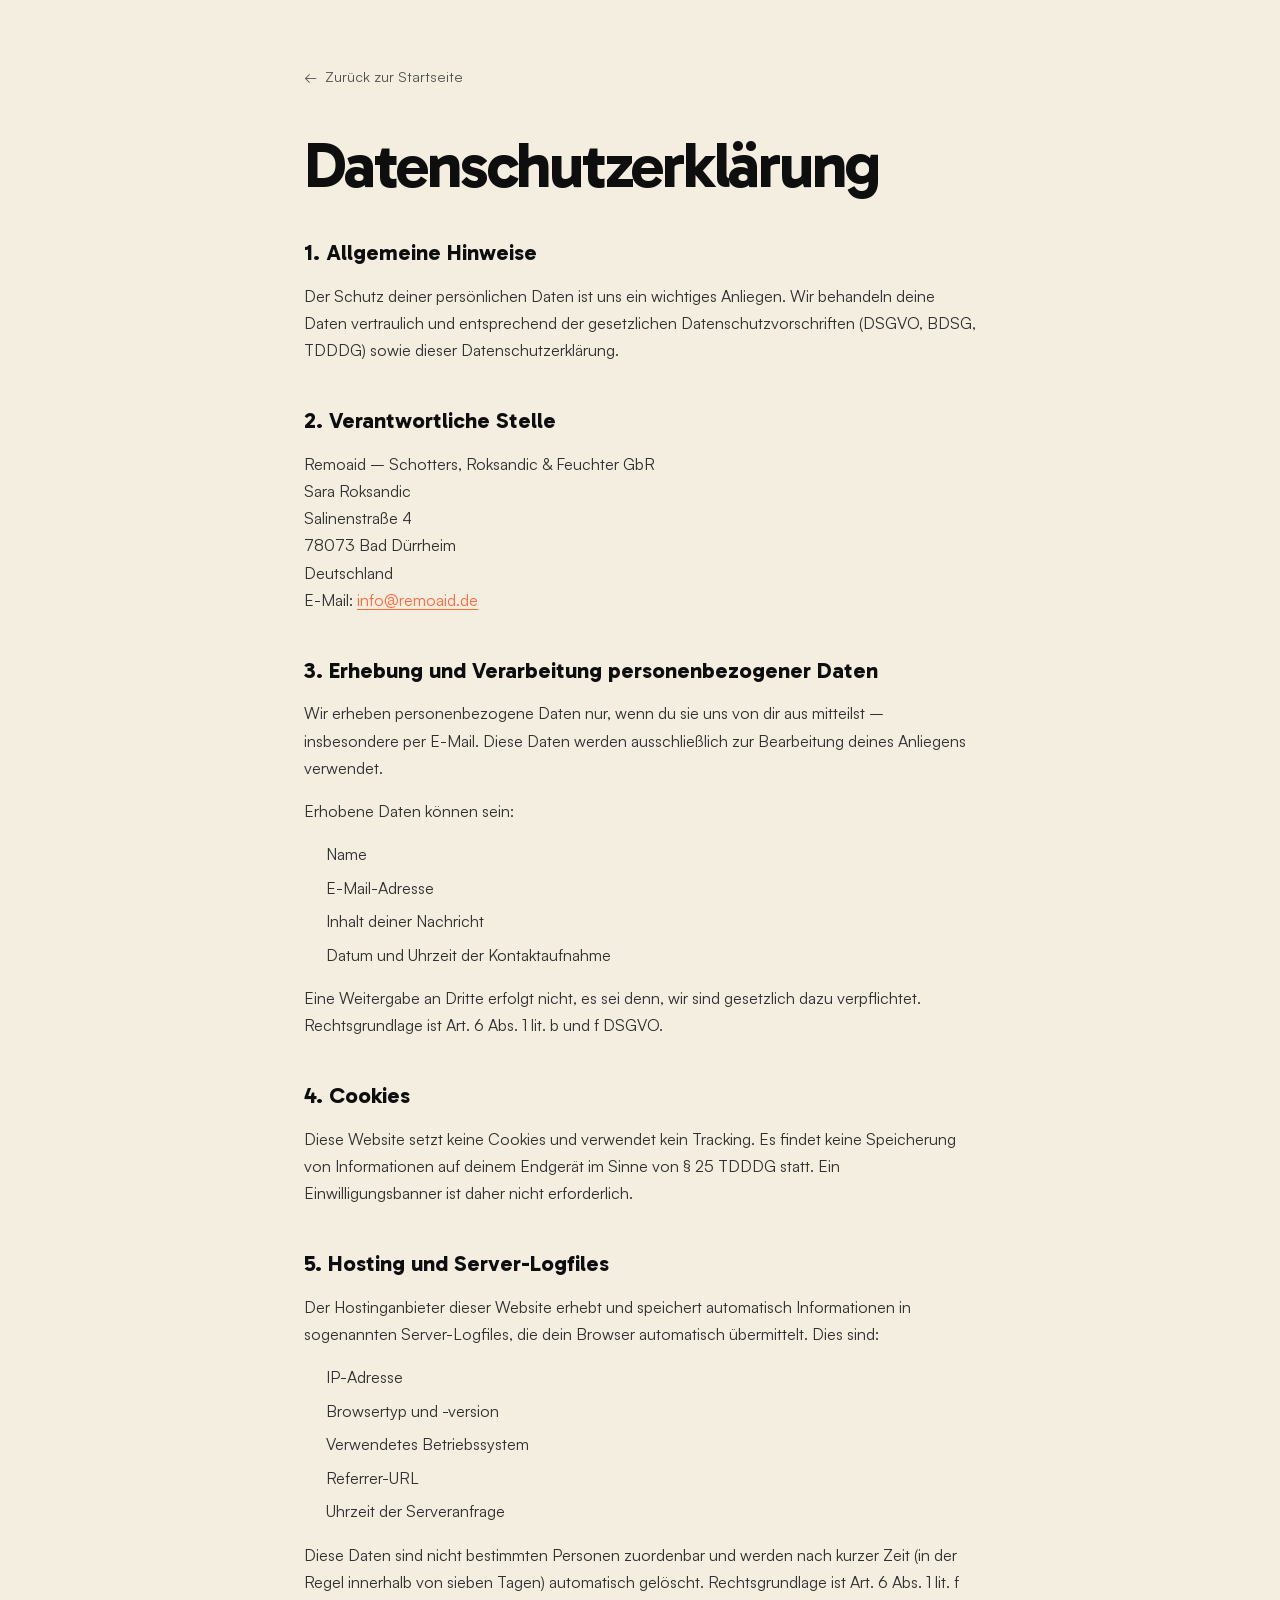
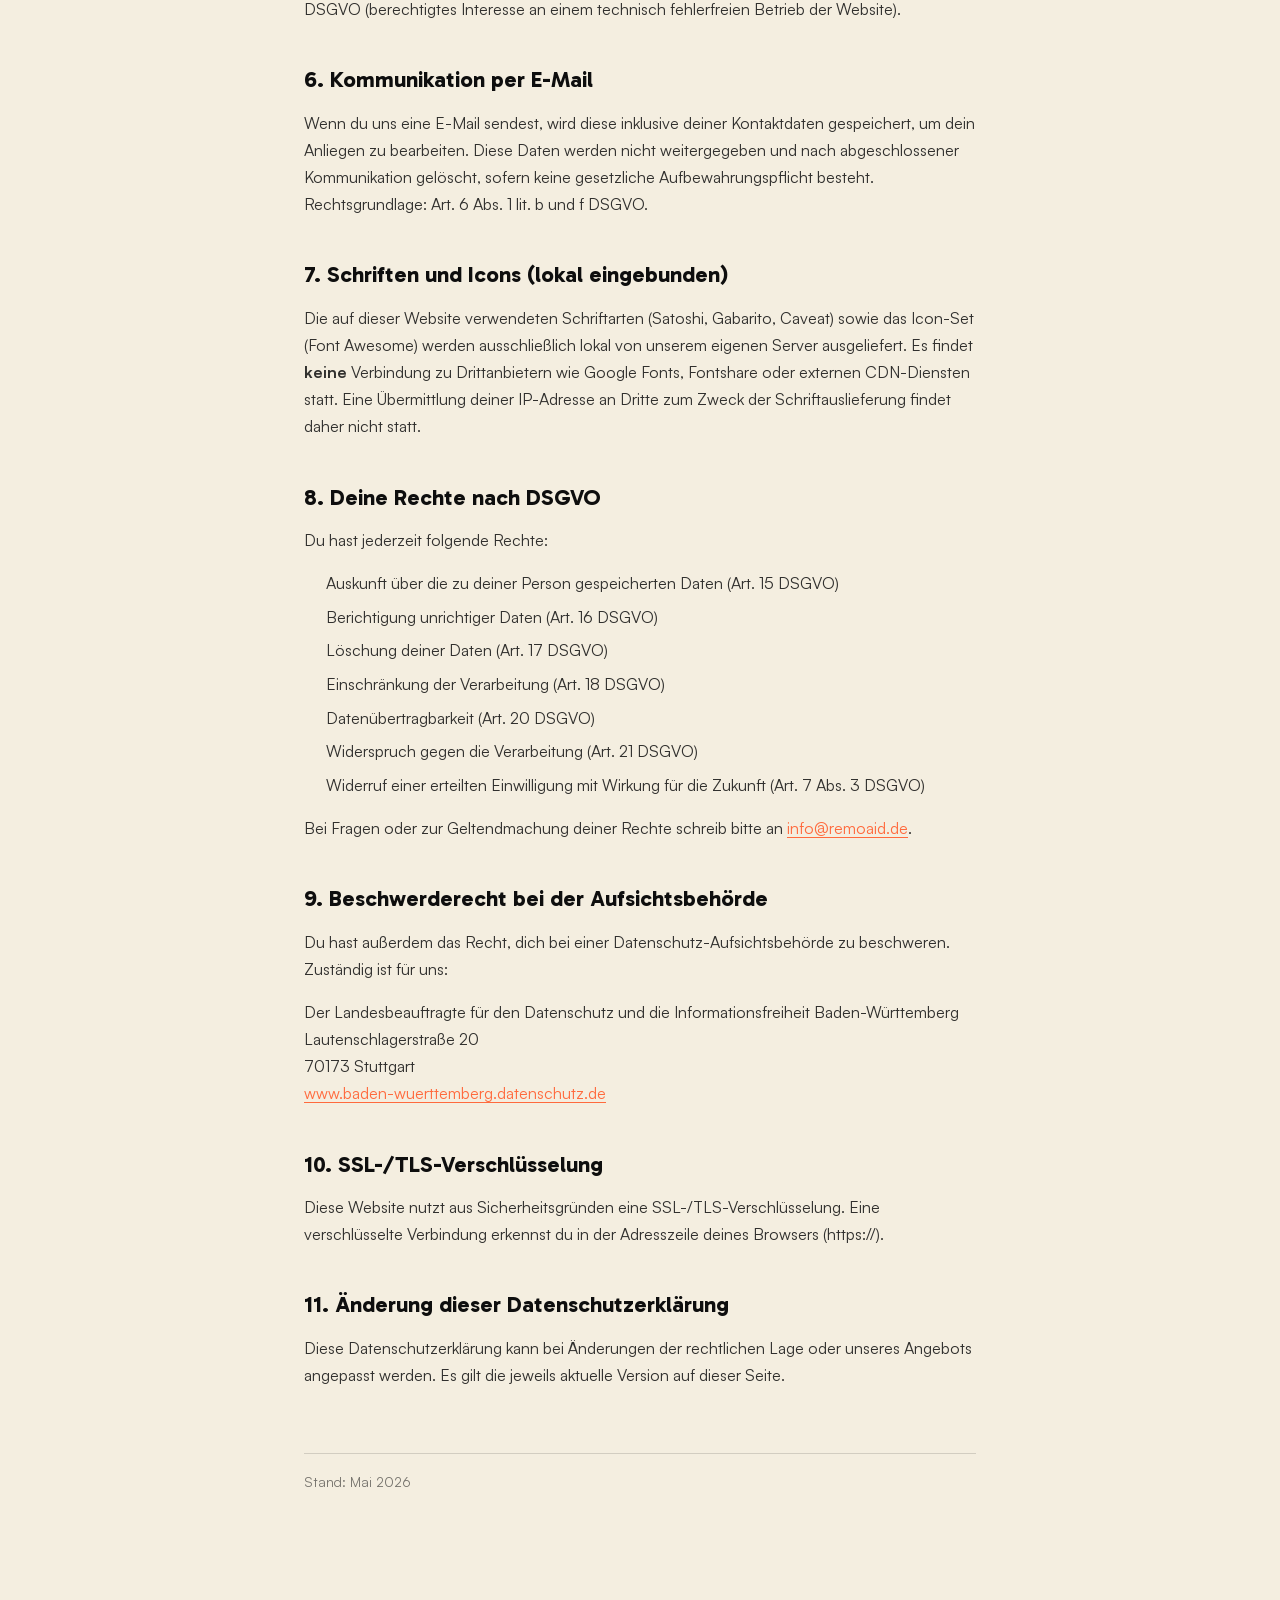
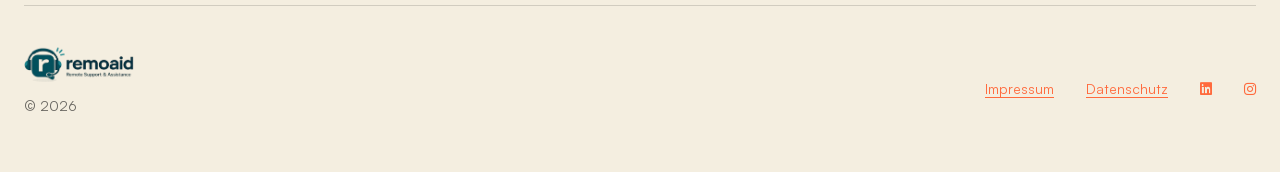
<file: datenschutz/index.html>
<!DOCTYPE html>
<html lang="de" class="scroll-smooth">

<head>
    <meta charset="UTF-8">
    <meta name="viewport" content="width=device-width, initial-scale=1.0">
    <title>Datenschutzerklärung — remoaid</title>
    <meta name="robots" content="noindex">
    <meta name="theme-color" content="#F4EEE0">
    <link rel="icon" href="../assets/favicon.png" type="image/svg+xml">
    <link rel="stylesheet" href="../assets/fa/css/all.min.css">
    <link rel="stylesheet" href="../assets/tailwind.css">
    <style>
        @font-face {
            font-family: 'Satoshi';
            src: url('../assets/fonts/satoshi-400.woff2') format('woff2');
            font-weight: 400;
            font-style: normal;
            font-display: swap;
        }
        @font-face {
            font-family: 'Satoshi';
            src: url('../assets/fonts/satoshi-500.woff2') format('woff2');
            font-weight: 500;
            font-style: normal;
            font-display: swap;
        }
        @font-face {
            font-family: 'Satoshi';
            src: url('../assets/fonts/satoshi-700.woff2') format('woff2');
            font-weight: 700;
            font-style: normal;
            font-display: swap;
        }
        @font-face {
            font-family: 'Gabarito';
            src: url('../assets/fonts/gabarito.woff2') format('woff2-variations');
            font-weight: 400 900;
            font-style: normal;
            font-display: swap;
        }

        html, body {
            background: #F4EEE0;
            color: #0E0E0E;
            font-family: 'Satoshi', system-ui, sans-serif;
            -webkit-font-smoothing: antialiased;
        }

        .display {
            font-family: 'Gabarito', sans-serif;
            font-weight: 700;
            line-height: 0.95;
            letter-spacing: -0.035em;
        }

        .wrap {
            max-width: 720px;
            margin: 0 auto;
            padding: 4rem 1.5rem 6rem;
        }

        .back {
            display: inline-flex;
            align-items: center;
            gap: 0.5rem;
            font-size: 0.9rem;
            color: #0E0E0E;
            text-decoration: none;
            opacity: 0.7;
            margin-bottom: 3rem;
            transition: opacity .2s;
        }

        .back:hover {
            opacity: 1;
            color: #FF6A3D;
        }

        h1 {
            font-size: clamp(2.5rem, 6vw, 4rem);
            margin: 0 0 2rem;
        }

        h2 {
            font-family: 'Gabarito', sans-serif;
            font-weight: 700;
            font-size: 1.4rem;
            margin: 2.5rem 0 0.8rem;
        }

        p, address, ul {
            line-height: 1.7;
            color: rgba(14, 14, 14, 0.85);
            margin: 0 0 1rem;
        }

        ul {
            padding-left: 1.4rem;
        }

        ul li {
            margin-bottom: 0.4rem;
        }

        address {
            font-style: normal;
        }

        a {
            color: #FF6A3D;
            text-decoration: underline;
            text-underline-offset: 3px;
        }

        a:hover {
            color: #0E0E0E;
        }

        .stand {
            font-size: 0.85rem;
            color: rgba(14, 14, 14, 0.55);
            margin-top: 4rem;
            border-top: 1px solid rgba(14, 14, 14, 0.15);
            padding-top: 1rem;
        }
    </style>
</head>

<body>
    <main class="wrap">
        <a href="../" class="back"><span>←</span> Zurück zur Startseite</a>

        <h1 class="display">Datenschutzerklärung</h1>

        <h2>1. Allgemeine Hinweise</h2>
        <p>
            Der Schutz deiner persönlichen Daten ist uns ein wichtiges Anliegen. Wir behandeln deine Daten
            vertraulich und entsprechend der gesetzlichen Datenschutzvorschriften (DSGVO, BDSG, TDDDG) sowie
            dieser Datenschutzerklärung.
        </p>

        <h2>2. Verantwortliche Stelle</h2>
        <address>
            Remoaid – Schotters, Roksandic &amp; Feuchter GbR<br>
            Sara Roksandic<br>
            Salinenstraße 4<br>
            78073 Bad Dürrheim<br>
            Deutschland<br>
            E-Mail: <a href="mailto:info@remoaid.de">info@remoaid.de</a>
        </address>

        <h2>3. Erhebung und Verarbeitung personenbezogener Daten</h2>
        <p>
            Wir erheben personenbezogene Daten nur, wenn du sie uns von dir aus mitteilst – insbesondere per
            E-Mail. Diese Daten werden ausschließlich zur Bearbeitung deines Anliegens verwendet.
        </p>
        <p>Erhobene Daten können sein:</p>
        <ul>
            <li>Name</li>
            <li>E-Mail-Adresse</li>
            <li>Inhalt deiner Nachricht</li>
            <li>Datum und Uhrzeit der Kontaktaufnahme</li>
        </ul>
        <p>
            Eine Weitergabe an Dritte erfolgt nicht, es sei denn, wir sind gesetzlich dazu verpflichtet.
            Rechtsgrundlage ist Art. 6 Abs. 1 lit. b und f DSGVO.
        </p>

        <h2>4. Cookies</h2>
        <p>
            Diese Website setzt keine Cookies und verwendet kein Tracking. Es findet keine Speicherung von
            Informationen auf deinem Endgerät im Sinne von § 25 TDDDG statt. Ein Einwilligungsbanner ist
            daher nicht erforderlich.
        </p>

        <h2>5. Hosting und Server-Logfiles</h2>
        <p>
            Der Hostinganbieter dieser Website erhebt und speichert automatisch Informationen in sogenannten
            Server-Logfiles, die dein Browser automatisch übermittelt. Dies sind:
        </p>
        <ul>
            <li>IP-Adresse</li>
            <li>Browsertyp und -version</li>
            <li>Verwendetes Betriebssystem</li>
            <li>Referrer-URL</li>
            <li>Uhrzeit der Serveranfrage</li>
        </ul>
        <p>
            Diese Daten sind nicht bestimmten Personen zuordenbar und werden nach kurzer Zeit (in der Regel
            innerhalb von sieben Tagen) automatisch gelöscht. Rechtsgrundlage ist Art. 6 Abs. 1 lit. f DSGVO
            (berechtigtes Interesse an einem technisch fehlerfreien Betrieb der Website).
        </p>

        <h2>6. Kommunikation per E-Mail</h2>
        <p>
            Wenn du uns eine E-Mail sendest, wird diese inklusive deiner Kontaktdaten gespeichert, um dein
            Anliegen zu bearbeiten. Diese Daten werden nicht weitergegeben und nach abgeschlossener
            Kommunikation gelöscht, sofern keine gesetzliche Aufbewahrungspflicht besteht.
            Rechtsgrundlage: Art. 6 Abs. 1 lit. b und f DSGVO.
        </p>

        <h2>7. Schriften und Icons (lokal eingebunden)</h2>
        <p>
            Die auf dieser Website verwendeten Schriftarten (Satoshi, Gabarito, Caveat) sowie das
            Icon-Set (Font Awesome) werden ausschließlich lokal von unserem eigenen Server ausgeliefert. Es
            findet <strong>keine</strong> Verbindung zu Drittanbietern wie Google Fonts, Fontshare oder
            externen CDN-Diensten statt. Eine Übermittlung deiner IP-Adresse an Dritte zum Zweck der
            Schriftauslieferung findet daher nicht statt.
        </p>

        <h2>8. Deine Rechte nach DSGVO</h2>
        <p>Du hast jederzeit folgende Rechte:</p>
        <ul>
            <li>Auskunft über die zu deiner Person gespeicherten Daten (Art. 15 DSGVO)</li>
            <li>Berichtigung unrichtiger Daten (Art. 16 DSGVO)</li>
            <li>Löschung deiner Daten (Art. 17 DSGVO)</li>
            <li>Einschränkung der Verarbeitung (Art. 18 DSGVO)</li>
            <li>Datenübertragbarkeit (Art. 20 DSGVO)</li>
            <li>Widerspruch gegen die Verarbeitung (Art. 21 DSGVO)</li>
            <li>Widerruf einer erteilten Einwilligung mit Wirkung für die Zukunft (Art. 7 Abs. 3 DSGVO)</li>
        </ul>
        <p>
            Bei Fragen oder zur Geltendmachung deiner Rechte schreib bitte an
            <a href="mailto:info@remoaid.de">info@remoaid.de</a>.
        </p>

        <h2>9. Beschwerderecht bei der Aufsichtsbehörde</h2>
        <p>
            Du hast außerdem das Recht, dich bei einer Datenschutz-Aufsichtsbehörde zu beschweren. Zuständig
            ist für uns:
        </p>
        <address>
            Der Landesbeauftragte für den Datenschutz und die Informationsfreiheit Baden-Württemberg<br>
            Lautenschlagerstraße 20<br>
            70173 Stuttgart<br>
            <a href="https://www.baden-wuerttemberg.datenschutz.de">www.baden-wuerttemberg.datenschutz.de</a>
        </address>

        <h2>10. SSL-/TLS-Verschlüsselung</h2>
        <p>
            Diese Website nutzt aus Sicherheitsgründen eine SSL-/TLS-Verschlüsselung. Eine verschlüsselte
            Verbindung erkennst du in der Adresszeile deines Browsers (https://).
        </p>

        <h2>11. Änderung dieser Datenschutzerklärung</h2>
        <p>
            Diese Datenschutzerklärung kann bei Änderungen der rechtlichen Lage oder unseres Angebots
            angepasst werden. Es gilt die jeweils aktuelle Version auf dieser Seite.
        </p>

        <p class="stand">Stand: Mai 2026</p>
    </main>

    <footer class="px-6 pb-10">
        <div
            class="max-w-7xl mx-auto pt-10 border-t border-ink/15 flex flex-col md:flex-row justify-between items-start md:items-center gap-6">
            <div>
                <a href="../" class="inline-block"><img src="../remoaid-new.webp" alt="remoaid" class="h-9 w-auto"></a>
                <p class="text-ink/60 text-sm mt-2">© 2026</p>
            </div>
            <div class="flex flex-wrap gap-x-8 gap-y-2 text-sm">
                <a href="../impressum/" class="hover:text-coral transition">Impressum</a>
                <a href="../datenschutz/" class="hover:text-coral transition">Datenschutz</a>
                <a href="#" class="hover:text-coral transition"><i class="fa-brands fa-linkedin"></i></a>
                <a href="#" class="hover:text-coral transition"><i class="fa-brands fa-instagram"></i></a>
            </div>
        </div>
    </footer>
</body>

</html>
</file>
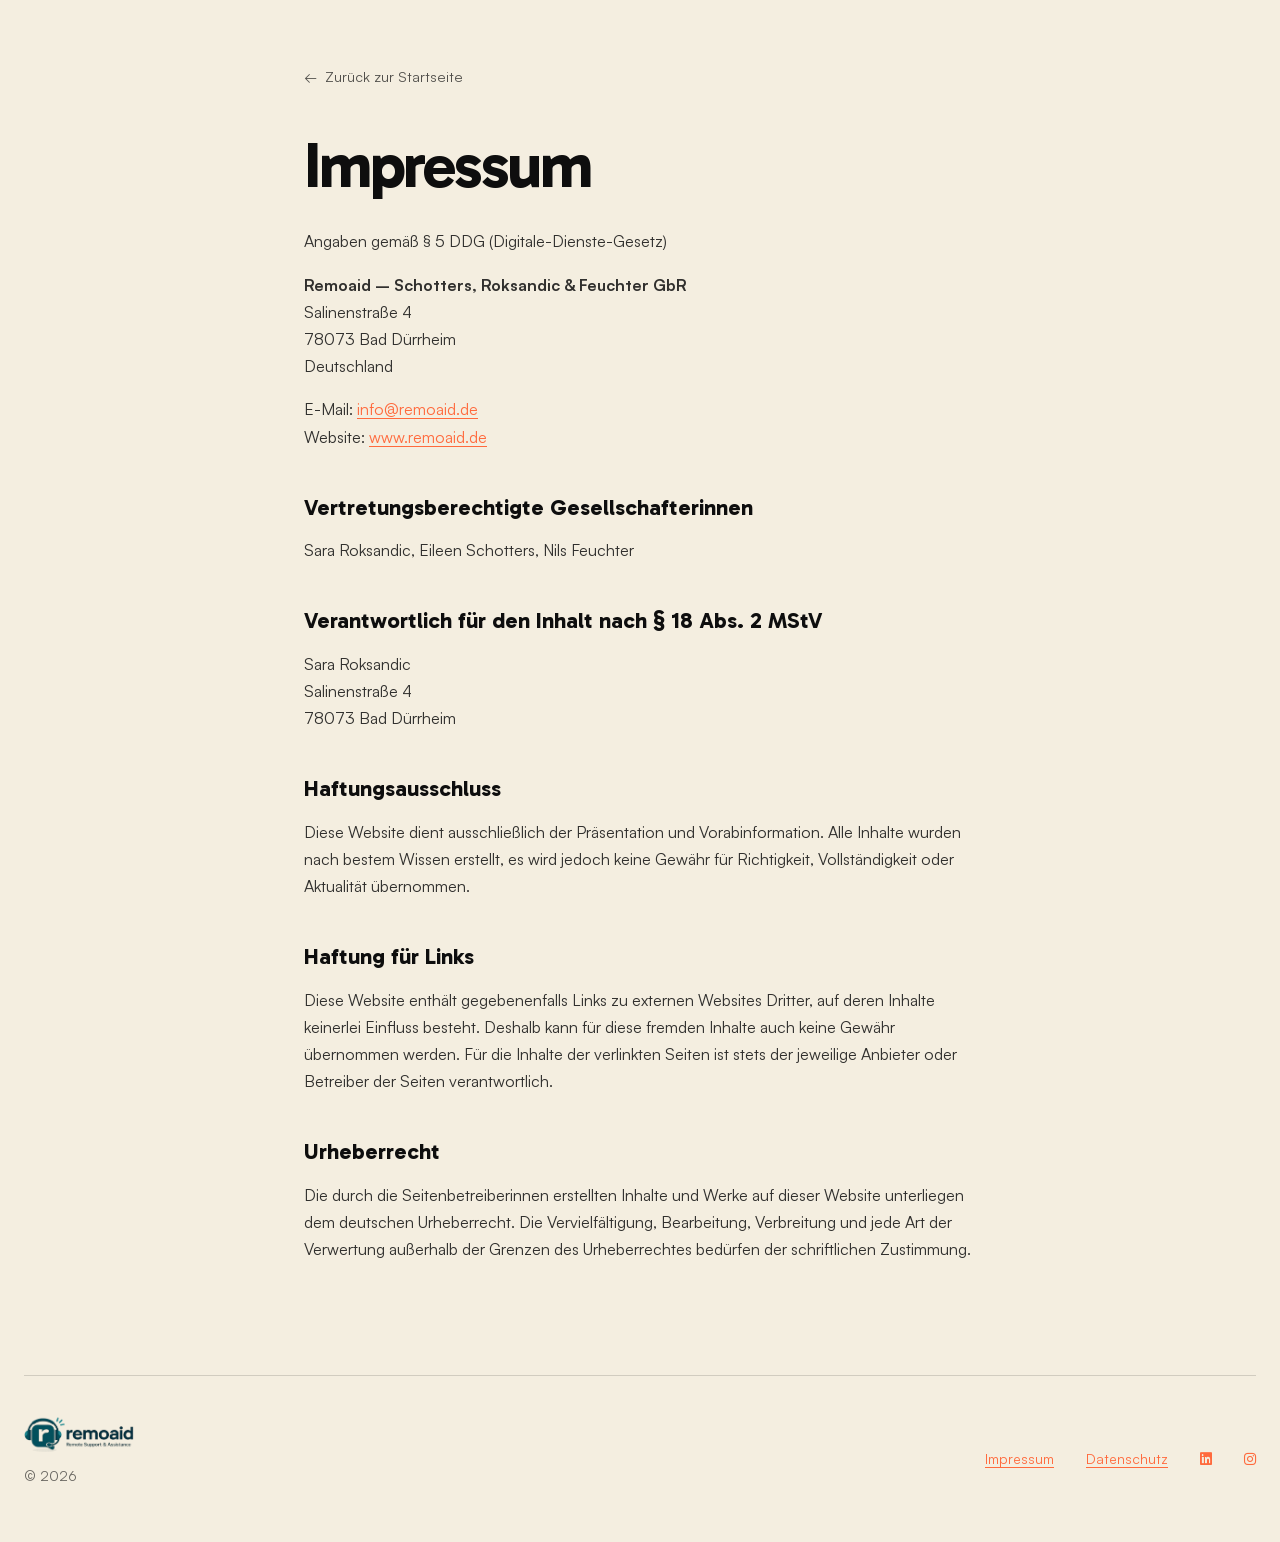
<file: impressum/index.html>
<!DOCTYPE html>
<html lang="de" class="scroll-smooth">

<head>
    <meta charset="UTF-8">
    <meta name="viewport" content="width=device-width, initial-scale=1.0">
    <title>Impressum — remoaid</title>
    <meta name="robots" content="noindex">
    <meta name="theme-color" content="#F4EEE0">
    <link rel="icon" href="../assets/favicon.png" type="image/svg+xml">
    <link rel="stylesheet" href="../assets/fa/css/all.min.css">
    <link rel="stylesheet" href="../assets/tailwind.css">
    <style>
        @font-face {
            font-family: 'Satoshi';
            src: url('../assets/fonts/satoshi-400.woff2') format('woff2');
            font-weight: 400;
            font-style: normal;
            font-display: swap;
        }
        @font-face {
            font-family: 'Satoshi';
            src: url('../assets/fonts/satoshi-500.woff2') format('woff2');
            font-weight: 500;
            font-style: normal;
            font-display: swap;
        }
        @font-face {
            font-family: 'Satoshi';
            src: url('../assets/fonts/satoshi-700.woff2') format('woff2');
            font-weight: 700;
            font-style: normal;
            font-display: swap;
        }
        @font-face {
            font-family: 'Gabarito';
            src: url('../assets/fonts/gabarito.woff2') format('woff2-variations');
            font-weight: 400 900;
            font-style: normal;
            font-display: swap;
        }

        html, body {
            background: #F4EEE0;
            color: #0E0E0E;
            font-family: 'Satoshi', system-ui, sans-serif;
            -webkit-font-smoothing: antialiased;
        }

        .display {
            font-family: 'Gabarito', sans-serif;
            font-weight: 700;
            line-height: 0.95;
            letter-spacing: -0.035em;
        }

        .wrap {
            max-width: 720px;
            margin: 0 auto;
            padding: 4rem 1.5rem 6rem;
        }

        .back {
            display: inline-flex;
            align-items: center;
            gap: 0.5rem;
            font-size: 0.9rem;
            color: #0E0E0E;
            text-decoration: none;
            opacity: 0.7;
            margin-bottom: 3rem;
            transition: opacity .2s;
        }

        .back:hover {
            opacity: 1;
            color: #FF6A3D;
        }

        h1 {
            font-size: clamp(2.5rem, 6vw, 4rem);
            margin: 0 0 2rem;
        }

        h2 {
            font-family: 'Gabarito', sans-serif;
            font-weight: 700;
            font-size: 1.4rem;
            margin: 2.5rem 0 0.8rem;
        }

        p, address, ul {
            line-height: 1.7;
            color: rgba(14, 14, 14, 0.85);
            margin: 0 0 1rem;
        }

        address {
            font-style: normal;
        }

        a {
            color: #FF6A3D;
            text-decoration: underline;
            text-underline-offset: 3px;
        }

        a:hover {
            color: #0E0E0E;
        }

        .note {
            background: #FFE9A8;
            border: 1.5px solid #0E0E0E;
            border-radius: 14px;
            padding: 1rem 1.2rem;
            font-size: 0.95rem;
            margin: 1.5rem 0;
        }
    </style>
</head>

<body>
    <main class="wrap">
        <a href="../" class="back"><span>←</span> Zurück zur Startseite</a>

        <h1 class="display">Impressum</h1>

        <p>Angaben gemäß § 5 DDG (Digitale-Dienste-Gesetz)</p>

        <address>
            <strong>Remoaid – Schotters, Roksandic &amp; Feuchter GbR</strong><br>
            Salinenstraße 4<br>
            78073 Bad Dürrheim<br>
            Deutschland
        </address>

        <p>
            E-Mail: <a href="mailto:info@remoaid.de">info@remoaid.de</a><br>
            Website: <a href="https://www.remoaid.de">www.remoaid.de</a>
        </p>

        <h2>Vertretungsberechtigte Gesellschafterinnen</h2>
        <p>Sara Roksandic, Eileen Schotters, Nils Feuchter</p>

        <h2>Verantwortlich für den Inhalt nach § 18 Abs. 2 MStV</h2>
        <address>
            Sara Roksandic<br>
            Salinenstraße 4<br>
            78073 Bad Dürrheim
        </address>

        <h2>Haftungsausschluss</h2>
        <p>
            Diese Website dient ausschließlich der Präsentation und Vorabinformation. Alle Inhalte wurden
            nach bestem Wissen erstellt, es wird jedoch keine Gewähr für Richtigkeit, Vollständigkeit oder
            Aktualität übernommen.
        </p>

        <h2>Haftung für Links</h2>
        <p>
            Diese Website enthält gegebenenfalls Links zu externen Websites Dritter, auf deren Inhalte
            keinerlei Einfluss besteht. Deshalb kann für diese fremden Inhalte auch keine Gewähr übernommen
            werden. Für die Inhalte der verlinkten Seiten ist stets der jeweilige Anbieter oder Betreiber
            der Seiten verantwortlich.
        </p>

        <h2>Urheberrecht</h2>
        <p>
            Die durch die Seitenbetreiberinnen erstellten Inhalte und Werke auf dieser Website unterliegen
            dem deutschen Urheberrecht. Die Vervielfältigung, Bearbeitung, Verbreitung und jede Art der
            Verwertung außerhalb der Grenzen des Urheberrechtes bedürfen der schriftlichen Zustimmung.
        </p>
    </main>

    <footer class="px-6 pb-10">
        <div
            class="max-w-7xl mx-auto pt-10 border-t border-ink/15 flex flex-col md:flex-row justify-between items-start md:items-center gap-6">
            <div>
                <a href="../" class="inline-block"><img src="../remoaid-new.webp" alt="remoaid" class="h-9 w-auto"></a>
                <p class="text-ink/60 text-sm mt-2">© 2026</p>
            </div>
            <div class="flex flex-wrap gap-x-8 gap-y-2 text-sm">
                <a href="../impressum/" class="hover:text-coral transition">Impressum</a>
                <a href="../datenschutz/" class="hover:text-coral transition">Datenschutz</a>
                <a href="#" class="hover:text-coral transition"><i class="fa-brands fa-linkedin"></i></a>
                <a href="#" class="hover:text-coral transition"><i class="fa-brands fa-instagram"></i></a>
            </div>
        </div>
    </footer>
</body>

</html>
</file>
